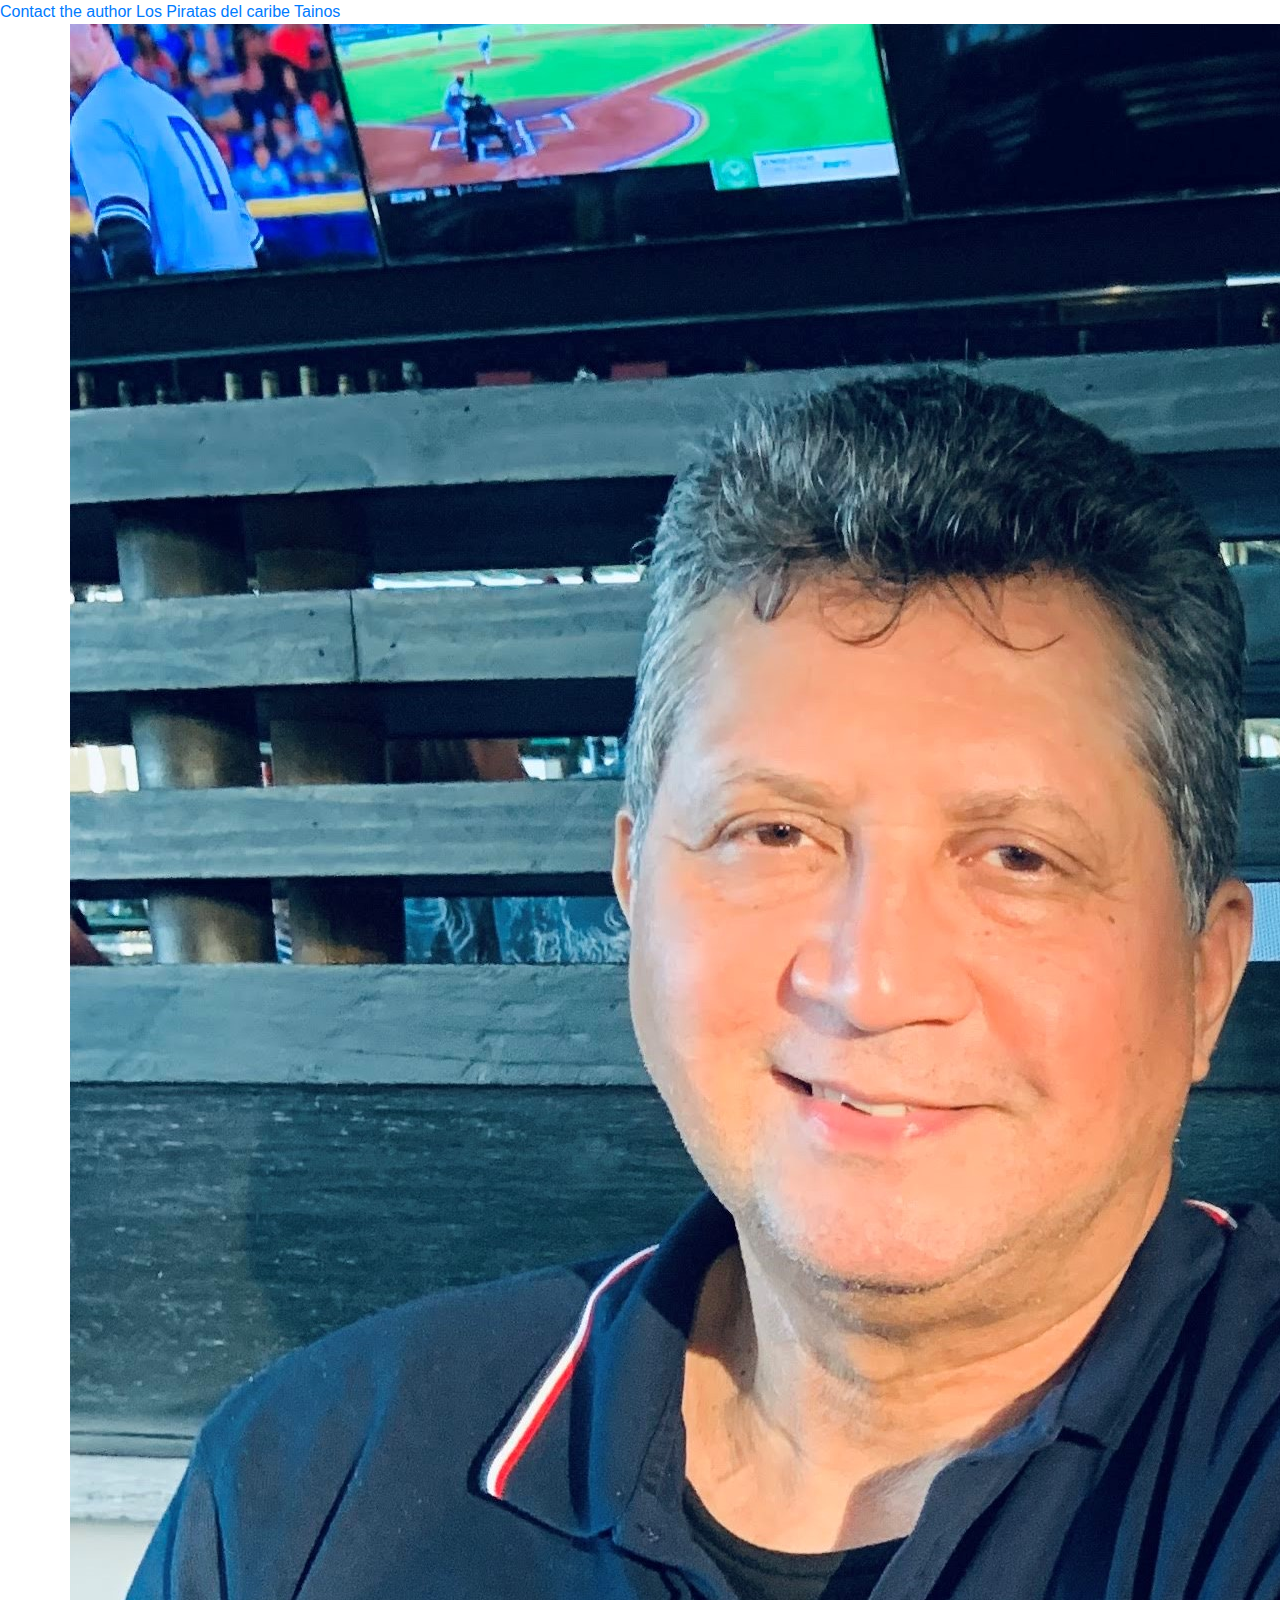
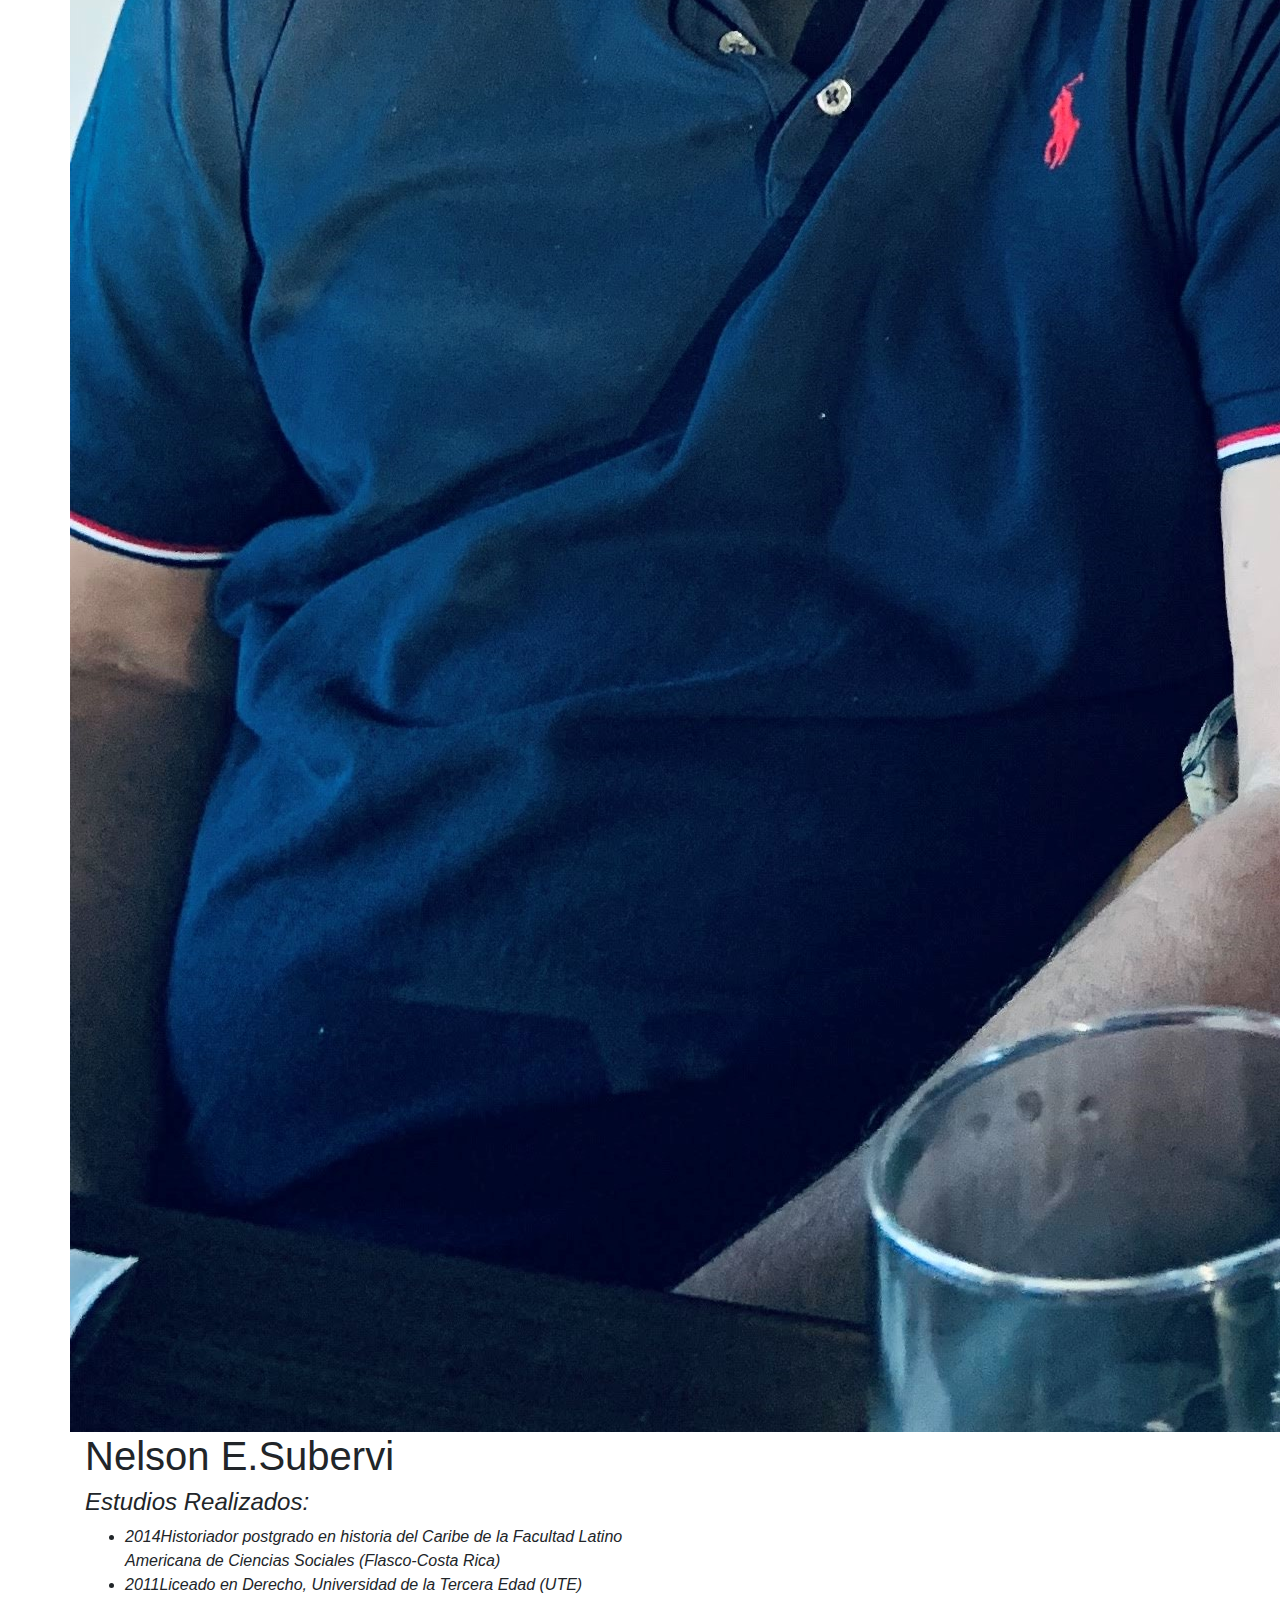
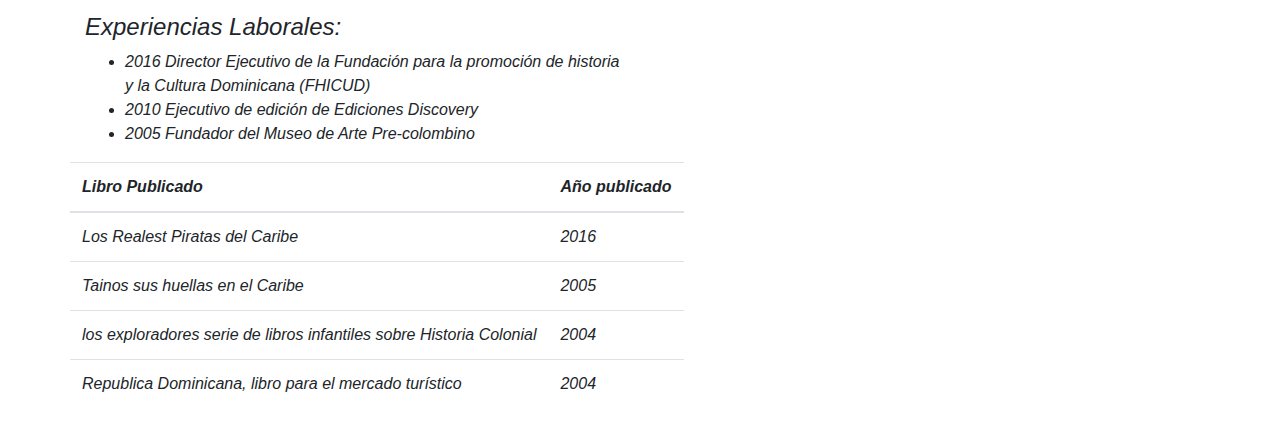
<file: project0/index.html>
<!DOCTYPE html>
<html lang="en">
    <head>
        <title>Nelson E. Subervi</title>
        <link rel="stylesheet" href="https://stackpath.bootstrapcdn.com/bootstrap/4.4.1/css/bootstrap.min.css" integrity="sha384-Vkoo8x4CGsO3+Hhxv8T/Q5PaXtkKtu6ug5TOeNV6gBiFeWPGFN9MuhOf23Q9Ifjh" crossorigin="anonymous">
    </head>
    <body>
    	<!-- here lays a big banner about the book cover -->
    	<nav>
    		<a href="contact.html">Contact the author</a>
    		<a href="Piratas.html">Los Piratas del caribe</a>
    		<a href="Tainos.html">Tainos</a>
    	</nav>

    	<div class = "container">
    		<div class = "row" id="NelsonE-Read-Only">
    			<div clas ="col-auto" id="portrait">
					<img src = "Nelson.E.jpg">
    			</div>
    		<div id = "autor-dentro" class="col-6 align-self-end">
	    	<h1>Nelson E.Subervi<br></h1>
	    	<h4><i>Estudios Realizados:</i></h4>
	    	<ul>
				<li><i><span>2014</span>Historiador postgrado en historia del Caribe de la Facultad Latino Americana de Ciencias Sociales (Flasco-Costa Rica)</i></li>
				<li><i><span>2011</span>Liceado en Derecho, Universidad de la Tercera Edad (UTE)</li>
	    	</ul>
	    	<h4><i>Experiencias Laborales:</i></h4>
	    	<ul>
	    		<li><i><span class="year">2016</span>
	    		Director Ejecutivo de la Fundación para la promoción de historia y la Cultura 
               	Dominicana (FHICUD)
           		</i></li>
	    		<li><i><span class="year">2010</span>
	    		Ejecutivo de edición de Ediciones Discovery 
	    		</i></li>
	    		<li><i><span class="year">2005</span>
	    		Fundador del Museo de Arte Pre-colombino
	    		</i></li>
	    	</ul>
    		</div>

		   <table  class = "table" id = "tablaDeLibros">
			<thead> 
			  
			  <tr>
			    <th scope = "col">Libro Publicado</th>
			    <th scope ="col" >Año publicado</th>
			  </tr> 
			  </thead>
			  <tbody>
			    <tr scope= "row">
			      <td>Los Realest Piratas del Caribe</td>
			      <td>2016</td>
			     </tr>
			    
			    <tr scope = "row">
			      <td>Tainos sus huellas en el Caribe</td>
			      <td>2005</td> 
			    </tr>
			    <tr scope = "row">
			      <td>los exploradores serie de libros infantiles sobre Historia Colonial</td>
			      <td>2004</td>
			    </tr>
			    <tr scope =  "row">
			      <td>Republica Dominicana, libro para el mercado turístico</td>
			      <td>2004</td>
			    </tr>
			  </tbody>
			</table>
  
    	</div>

	 <script src="https://code.jquery.com/jquery-3.4.1.slim.min.js" integrity="sha384-J6qa4849blE2+poT4WnyKhv5vZF5SrPo0iEjwBvKU7imGFAV0wwj1yYfoRSJoZ+n" crossorigin="anonymous"></script>
	<script src="https://cdn.jsdelivr.net/npm/popper.js@1.16.0/dist/umd/popper.min.js" integrity="sha384-Q6E9RHvbIyZFJoft+2mJbHaEWldlvI9IOYy5n3zV9zzTtmI3UksdQRVvoxMfooAo" crossorigin="anonymous"></script>
	<script src="https://stackpath.bootstrapcdn.com/bootstrap/4.4.1/js/bootstrap.min.js" integrity="sha384-wfSDF2E50Y2D1uUdj0O3uMBJnjuUD4Ih7YwaYd1iqfktj0Uod8GCExl3Og8ifwB6" crossorigin="anonymous"></script>
    </body>
</html>
</file>
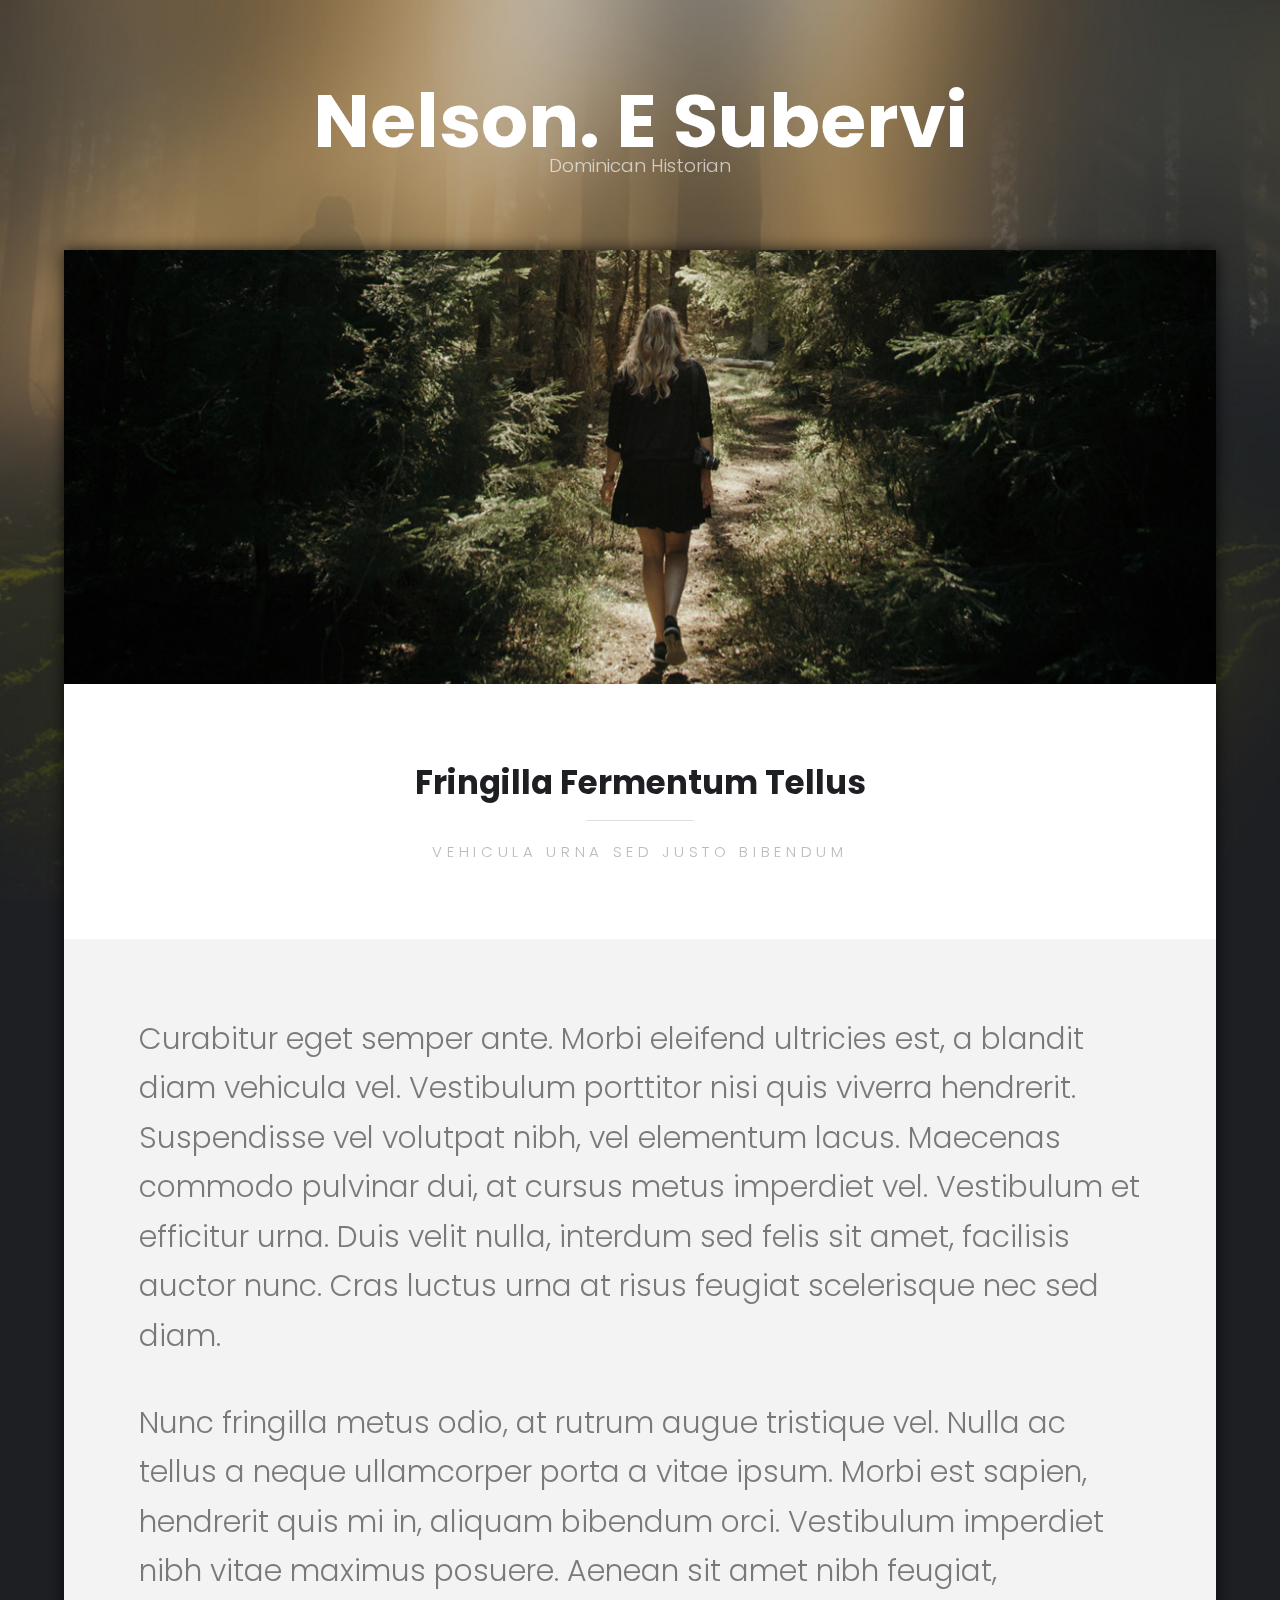
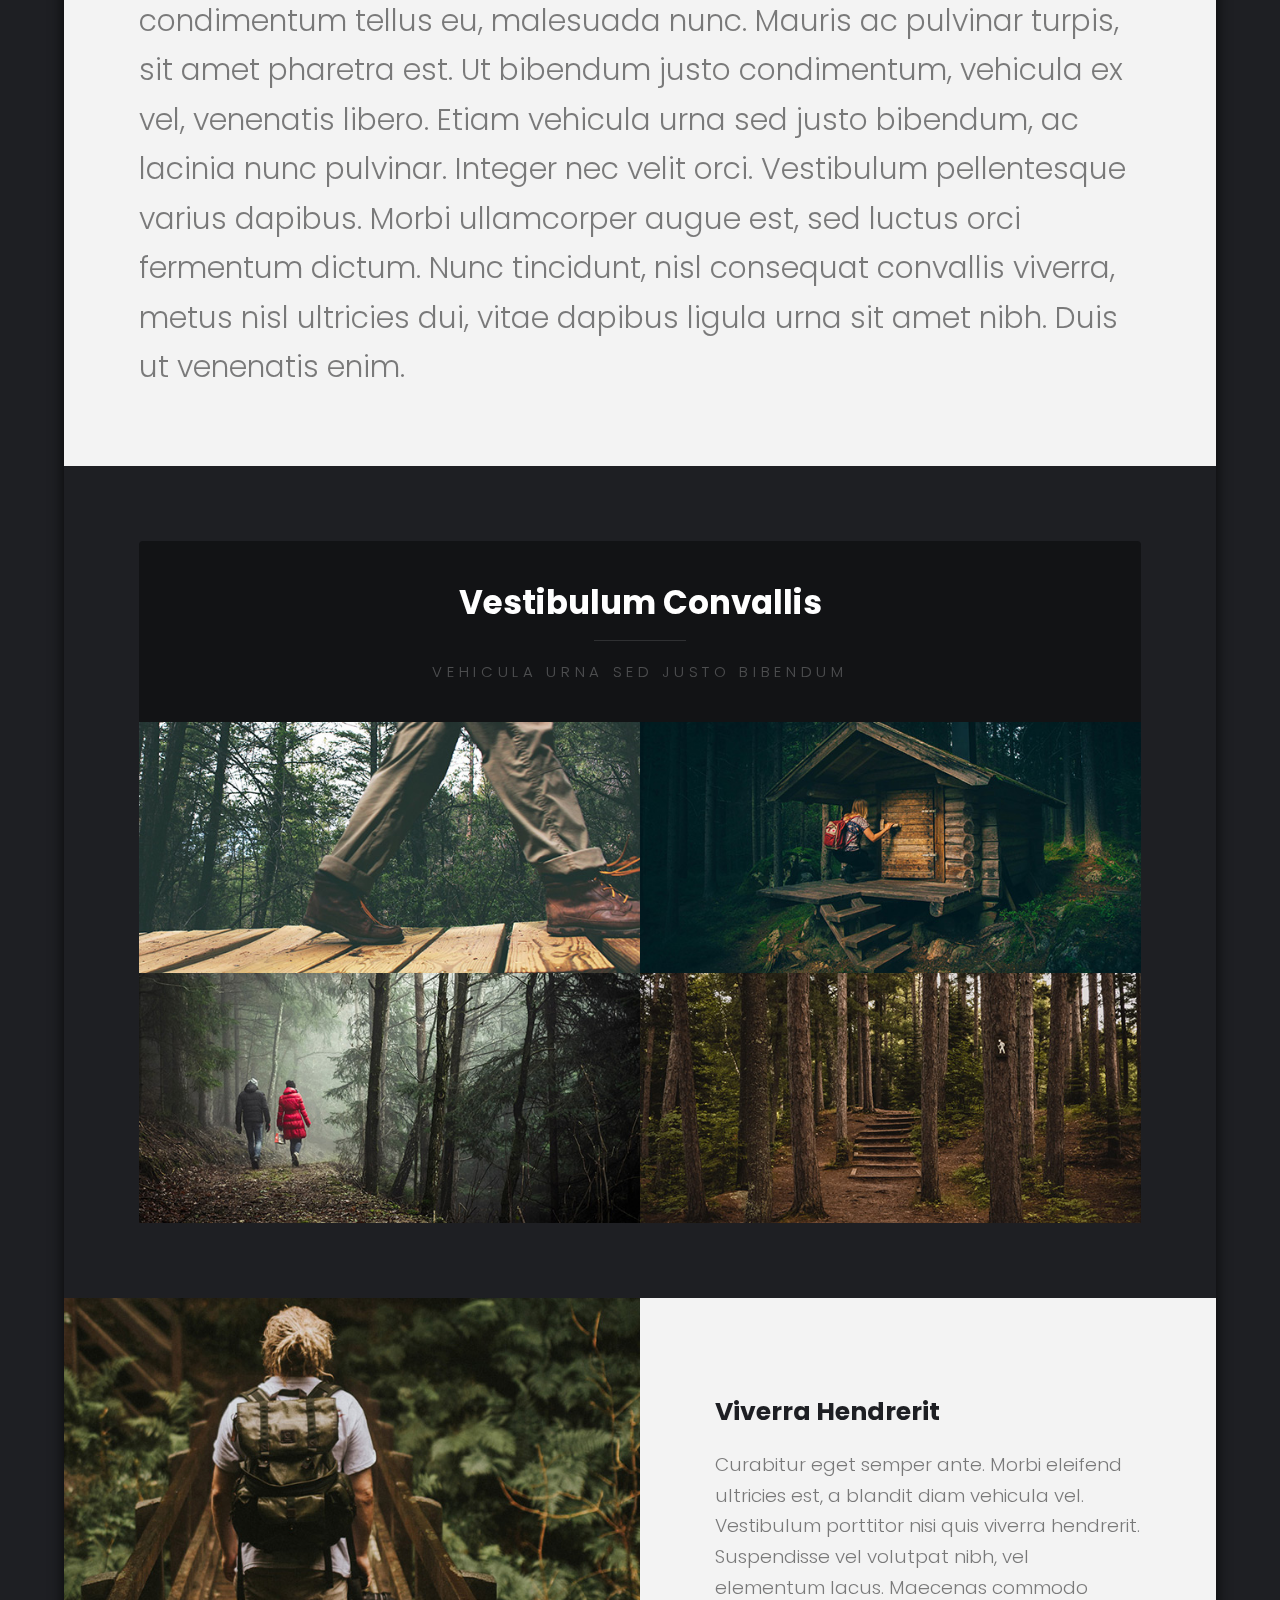
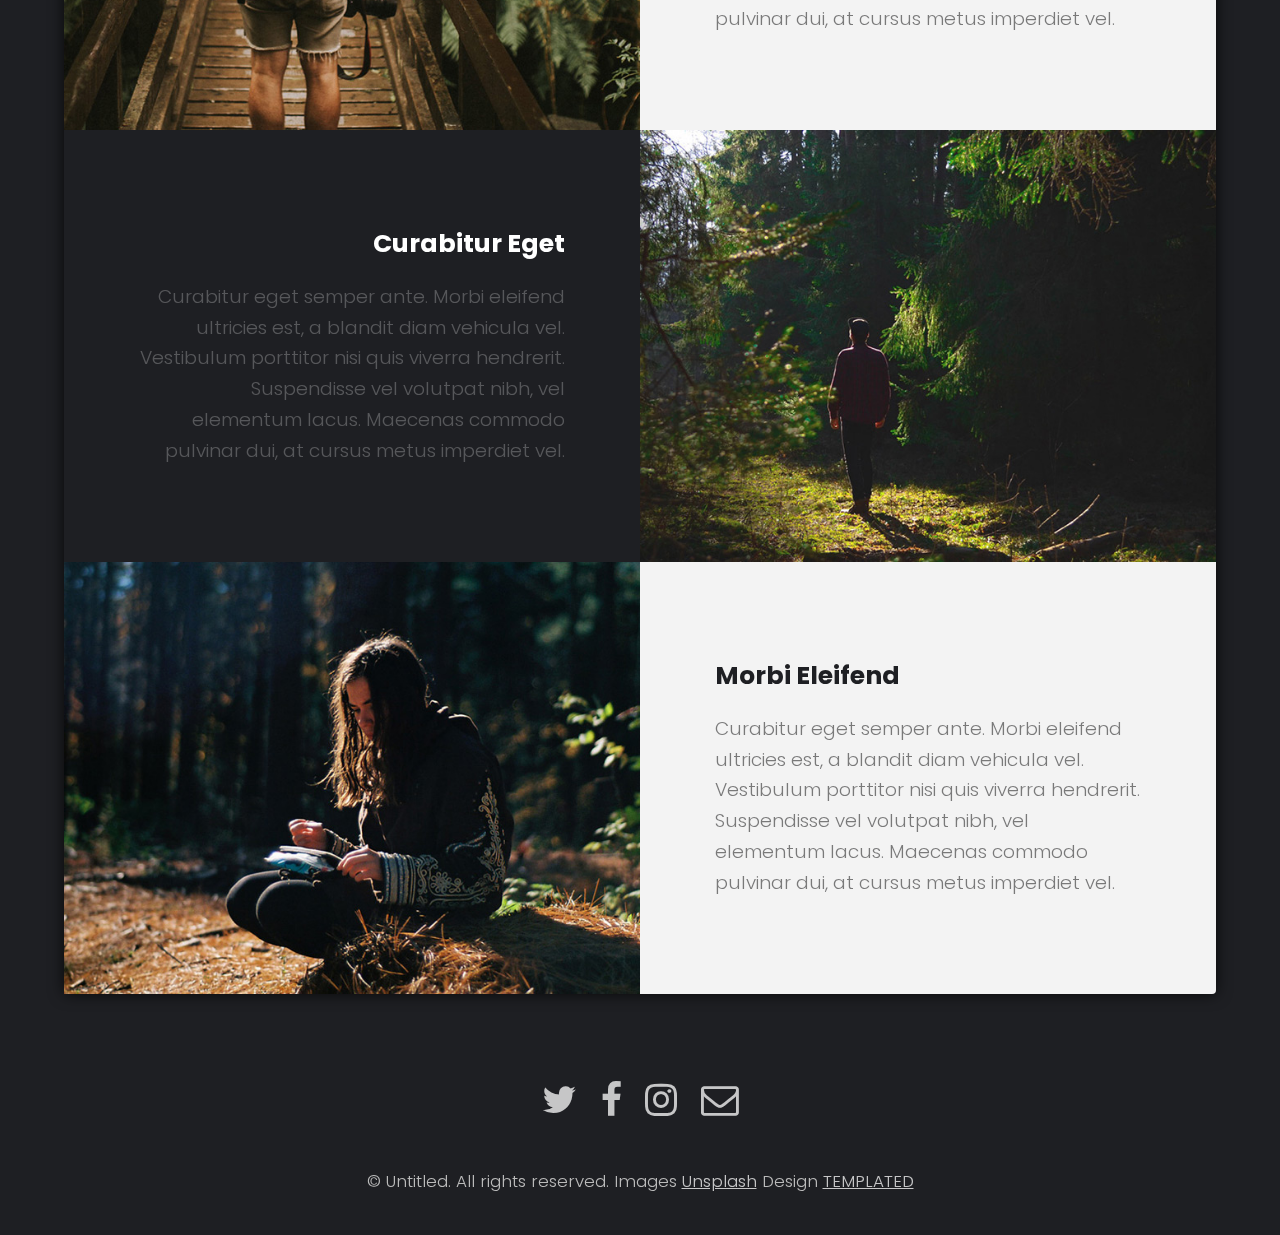
<file: templated-caminar/index.html>
<!DOCTYPE HTML>
<!--
	Caminar by TEMPLATED
	templated.co @templatedco
	Released for free under the Creative Commons Attribution 3.0 license (templated.co/license)
-->
<html lang=en>
	<head>
		<title>Nelson E. Subervi</title>
		<meta charset="utf-8" />
		<meta name="viewport" content="width=device-width, initial-scale=1" />
		<link rel="stylesheet" href="assets/css/main.css" />
	</head>
	<body>

		<!-- Header -->
			<header id="header">
				<div class="logo"><a href="#">Nelson. E Subervi <span>Dominican Historian</span></a></div>
			</header>

		<!-- Main -->
			<section id="main">
				<div class="inner">

				<!-- One -->
					<section id="one" class="wrapper style1">

						<div class="image fit flush">
							<img src="images/pic02.jpg" alt="" />
						</div>
						<header class="special">
							<h2>Fringilla Fermentum Tellus</h2>
							<p>vehicula urna sed justo bibendum</p>
						</header>
						<div class="content" style="font-size: 30px;">
							<p>Curabitur eget semper ante. Morbi eleifend ultricies est, a blandit diam vehicula vel. Vestibulum porttitor nisi quis viverra hendrerit. Suspendisse vel volutpat nibh, vel elementum lacus. Maecenas commodo pulvinar dui, at cursus metus imperdiet vel. Vestibulum et efficitur urna. Duis velit nulla, interdum sed felis sit amet, facilisis auctor nunc. Cras luctus urna at risus feugiat scelerisque nec sed diam. </p>
							<p>Nunc fringilla metus odio, at rutrum augue tristique vel. Nulla ac tellus a neque ullamcorper porta a vitae ipsum. Morbi est sapien, hendrerit quis mi in, aliquam bibendum orci. Vestibulum imperdiet nibh vitae maximus posuere. Aenean sit amet nibh feugiat, condimentum tellus eu, malesuada nunc. Mauris ac pulvinar turpis, sit amet pharetra est. Ut bibendum justo condimentum, vehicula ex vel, venenatis libero. Etiam vehicula urna sed justo bibendum, ac lacinia nunc pulvinar. Integer nec velit orci. Vestibulum pellentesque varius dapibus. Morbi ullamcorper augue est, sed luctus orci fermentum dictum. Nunc tincidunt, nisl consequat convallis viverra, metus nisl ultricies dui, vitae dapibus ligula urna sit amet nibh. Duis ut venenatis enim.</p>
						</div>
					</section>

				<!-- Two -->
					<section id="two" class="wrapper style2">
						<header>
							<h2>Vestibulum Convallis</h2>
							<p>vehicula urna sed justo bibendum</p>
						</header>
						<div class="content">
							<div class="gallery">
								<div>
									<div class="image fit flush">
										<a href="images/pic03.jpg"><img src="images/pic03.jpg" alt="" /></a>
									</div>
								</div>
								<div>
									<div class="image fit flush">
										<a href="images/pic01.jpg"><img src="images/pic01.jpg" alt="" /></a>
									</div>
								</div>
								<div>
									<div class="image fit flush">
										<a href="images/pic04.jpg"><img src="images/pic04.jpg" alt="" /></a>
									</div>
								</div>
								<div>
									<div class="image fit flush">
										<a href="images/pic05.jpg"><img src="images/pic05.jpg" alt="" /></a>
									</div>
								</div>
							</div>
						</div>
					</section>

				<!-- Three -->
					<section id="three" class="wrapper">
						<div class="spotlight">
							<div class="image flush"><img src="images/pic06.jpg" alt="" /></div>
							<div class="inner">
								<h3>Viverra Hendrerit</h3>
								<p>Curabitur eget semper ante. Morbi eleifend ultricies est, a blandit diam vehicula vel. Vestibulum porttitor nisi quis viverra hendrerit. Suspendisse vel volutpat nibh, vel elementum lacus. Maecenas commodo pulvinar dui, at cursus metus imperdiet vel.</p>
							</div>
						</div>
						<div class="spotlight alt">
							<div class="image flush"><img src="images/pic07.jpg" alt="" /></div>
							<div  class="inner">
								<h3>Curabitur Eget</h3>
								<p>Curabitur eget semper ante. Morbi eleifend ultricies est, a blandit diam vehicula vel. Vestibulum porttitor nisi quis viverra hendrerit. Suspendisse vel volutpat nibh, vel elementum lacus. Maecenas commodo pulvinar dui, at cursus metus imperdiet vel.</p>
							</div>
						</div>
						<div class="spotlight">
							<div class="image flush"><img src="images/pic08.jpg" alt="" /></div>
							<div class="inner">
								<h3>Morbi Eleifend</h3>
								<p>Curabitur eget semper ante. Morbi eleifend ultricies est, a blandit diam vehicula vel. Vestibulum porttitor nisi quis viverra hendrerit. Suspendisse vel volutpat nibh, vel elementum lacus. Maecenas commodo pulvinar dui, at cursus metus imperdiet vel.</p>
							</div>
						</div>
					</section>

				</div>
			</section>

		<!-- Footer -->
			<footer id="footer">
				<div class="container">
					<ul class="icons">
						<li><a href="#" class="icon fa-twitter"><span class="label">Twitter</span></a></li>
						<li><a href="#" class="icon fa-facebook"><span class="label">Facebook</span></a></li>
						<li><a href="#" class="icon fa-instagram"><span class="label">Instagram</span></a></li>
						<li><a href="#" class="icon fa-envelope-o"><span class="label">Email</span></a></li>
					</ul>
				</div>
				<div class="copyright">
					&copy; Untitled. All rights reserved. Images <a href="https://unsplash.com">Unsplash</a> Design <a href="https://templated.co">TEMPLATED</a>
				</div>
			</footer>

		<!-- Scripts -->
			<script src="assets/js/jquery.min.js"></script>
			<script src="assets/js/jquery.poptrox.min.js"></script>
			<script src="assets/js/skel.min.js"></script>
			<script src="assets/js/util.js"></script>
			<script src="assets/js/main.js"></script>

	</body>
</html>
</file>
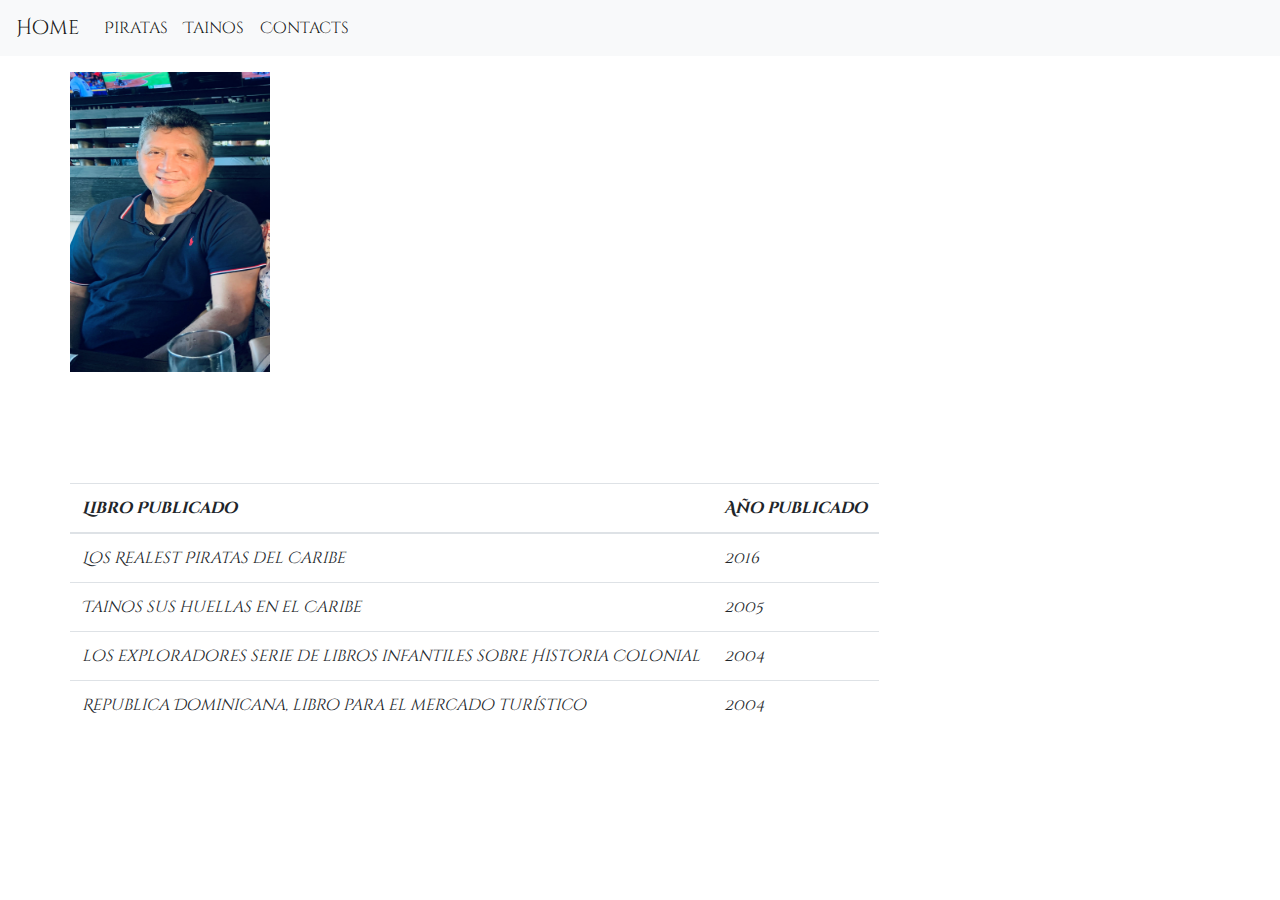
<file: Desktop/project0/index.html>
<!DOCTYPE html>
<html lang="en">
    <head>
        <title>Nelson E. Subervi</title>
		<link rel="stylesheet" href="https://stackpath.bootstrapcdn.com/bootstrap/4.4.1/css/bootstrap.min.css" integrity="sha384-Vkoo8x4CGsO3+Hhxv8T/Q5PaXtkKtu6ug5TOeNV6gBiFeWPGFN9MuhOf23Q9Ifjh" crossorigin="anonymous">
		<link rel="stylesheet" type ="text/css" href="style.css" media="screen"/>
    </head>
    <body>
		<!-- here lays a big banner about the book cover -->
		<ul class ="navbar navbar-expand-lg  navbar-light bg-light  sticky-top">
			<a class ="navbar-brand" href="index.html">Home</a>
			<button class="navbar-toggler" type ="button" data-toggle="collapse" data-target="#navbarNav" aria-controls="navbarNav" aria-expanded ="false" aria-label="Toggle navigation">
				<span class="navbar-toggler-icon"></span>
			</button>
			<div class ="collapse navbar-collapse" id="navbarNav" justify-content-center>
				<ul class="navbar-nav">
					<li class= "nav-item active">
						<a class="nav-link" href="Piratas.html"> Piratas </a>
					</li>
			<li class="nav-item active">
				<a class="nav-link active" href="tainos.html">Tainos</a>
			</li>
			<li class ="nav-item active">
				<a class="nav-link" href="contact.html">Contacts</a>
			</li>
			</ul>
		</ul>

    	<div class = "container">
    		<div class = "row" id="NelsonE-Read-Only">
    			<div clas ="col-auto" id="portrait">
					<img id="fotoDePerfil" src = "Nelson.E.jpg" width="200px" height="300px">
    			</div>
    		<div id = "autor-dentro" class="col-6 align-self-end">
	    	<h1>Nelson E.Subervi<br></h1>
	    	<h4><i>Estudios Realizados:</i></h4>
	    	<ul>
				<li><i><span>2014</span>Historiador postgrado en historia del Caribe de la Facultad Latino Americana de Ciencias Sociales (Flasco-Costa Rica)</i></li>
				<li><i><span>2011</span>Liceado en Derecho, Universidad de la Tercera Edad (UTE)</li>
	    	</ul>
	    	<h4><i>Experiencias Laborales:</i></h4>
	    	<ul>
	    		<li><i><span class="year">2016</span>
	    		Director Ejecutivo de la Fundación para la promoción de historia y la Cultura 
               	Dominicana (FHICUD)
           		</i></li>
	    		<li><i><span class="year">2010</span>
	    		Ejecutivo de edición de Ediciones Discovery 
	    		</i></li>
	    		<li><i><span class="year">2005</span>
	    		Fundador del Museo de Arte Pre-colombino
	    		</i></li>
	    	</ul>
    		</div>

		   <table  class = "table" id = "tablaDeLibros">
			<thead> 
			  
			  <tr>
			    <th scope = "col">Libro Publicado</th>
			    <th scope ="col" >Año publicado</th>
			  </tr> 
			  </thead>
			  <tbody>
			    <tr scope= "row">
			      <td>Los Realest Piratas del Caribe</td>
			      <td>2016</td>
			     </tr>
			    
			    <tr scope = "row">
			      <td>Tainos sus huellas en el Caribe</td>
			      <td>2005</td> 
			    </tr>
			    <tr scope = "row">
			      <td>los exploradores serie de libros infantiles sobre Historia Colonial</td>
			      <td>2004</td>
			    </tr>
			    <tr scope =  "row">
			      <td>Republica Dominicana, libro para el mercado turístico</td>
			      <td>2004</td>
			    </tr>
			  </tbody>
			</table>
  
    	</div>

	 <script src="https://code.jquery.com/jquery-3.4.1.slim.min.js" integrity="sha384-J6qa4849blE2+poT4WnyKhv5vZF5SrPo0iEjwBvKU7imGFAV0wwj1yYfoRSJoZ+n" crossorigin="anonymous"></script>
	<script src="https://cdn.jsdelivr.net/npm/popper.js@1.16.0/dist/umd/popper.min.js" integrity="sha384-Q6E9RHvbIyZFJoft+2mJbHaEWldlvI9IOYy5n3zV9zzTtmI3UksdQRVvoxMfooAo" crossorigin="anonymous"></script>
	<script src="https://stackpath.bootstrapcdn.com/bootstrap/4.4.1/js/bootstrap.min.js" integrity="sha384-wfSDF2E50Y2D1uUdj0O3uMBJnjuUD4Ih7YwaYd1iqfktj0Uod8GCExl3Og8ifwB6" crossorigin="anonymous"></script>
    </body>
</html>
</file>
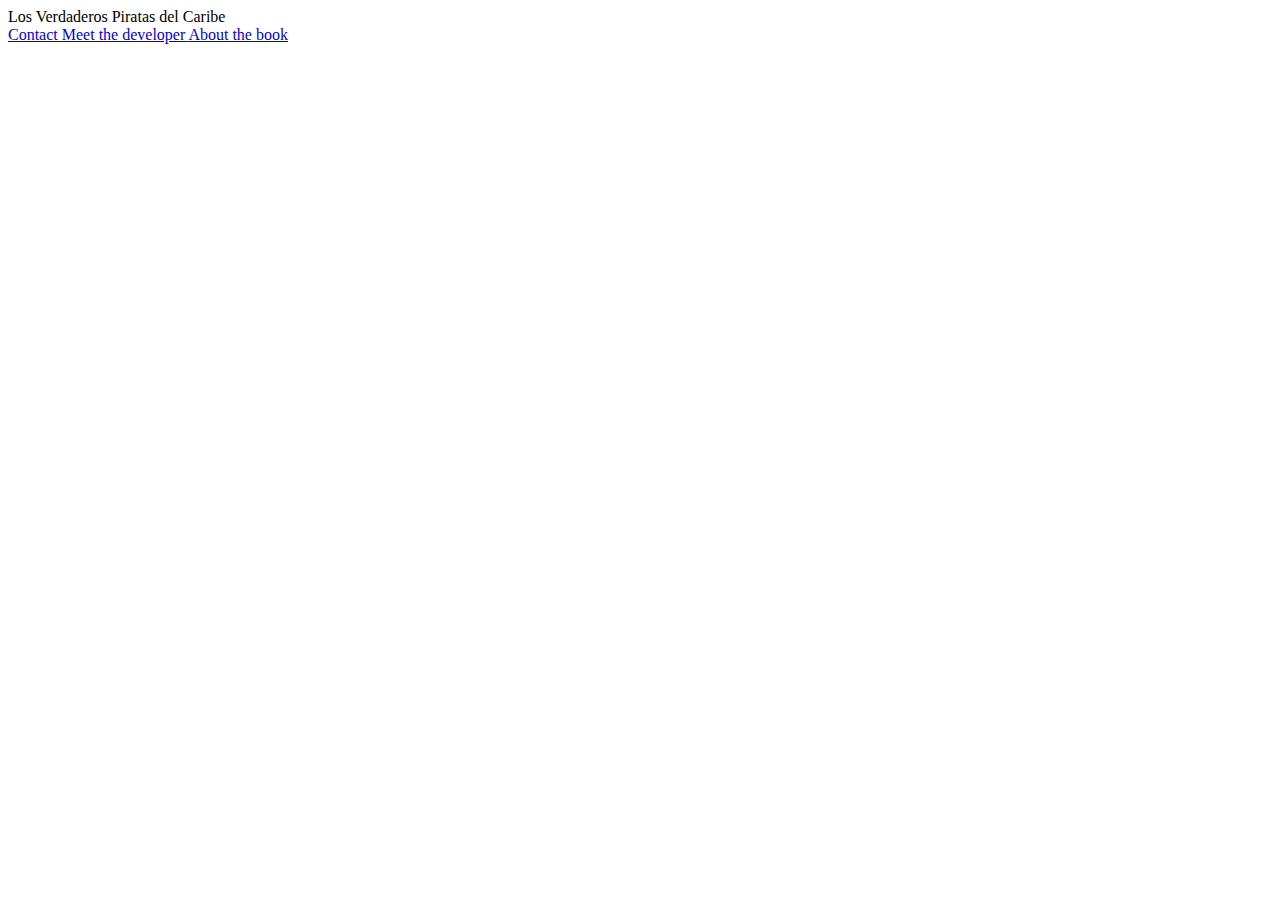
<file: Piratas.html>
<!DOCTYPE html>
<html>
    <head>
    <title>Los Verdaderos Piratas del Caribe</title>
    <link href="https://fonts.googleapis.com/css2?family=Pirata+One&display=swap" rel="stylesheet">
    </head>
    <body>
        <head>Los Verdaderos Piratas del Caribe</head>
        <nav>
            <a href = "contact.html"> Contact </a>
            <a href = "Tainos.html">Meet the developer </a>
            <a href = "index.html">About the book</a>
        </nav>
    <footer>
    </footer>
    </body>
</html>
</file>
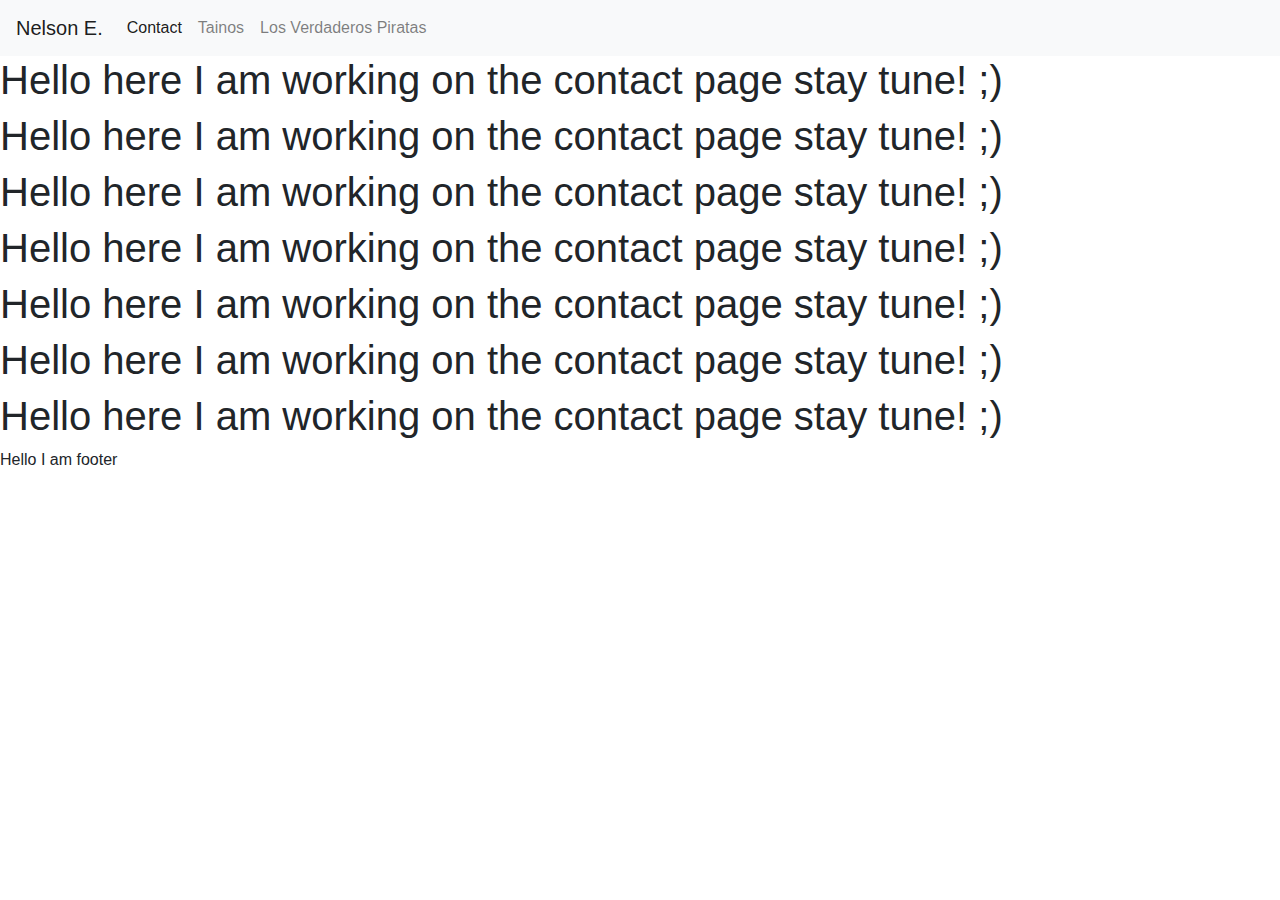
<file: project0/contact.html>
<!DOCTYPE html>

<html>
    <head>
        <title>Contact</title>
        <link rel="stylesheet" href="https://stackpath.bootstrapcdn.com/bootstrap/4.4.1/css/bootstrap.min.css" integrity="sha384-Vkoo8x4CGsO3+Hhxv8T/Q5PaXtkKtu6ug5TOeNV6gBiFeWPGFN9MuhOf23Q9Ifjh" crossorigin="anonymous">
    </head>
    <body>
    	<nav class ="navbar navbar-expand-lg navbar-light bg-light fixed-top">
    		<a class= "navbar-brand" href = "index.html"> Nelson E.</a>
    		<button class = "navbar-toggler" type = "button" data-toggle = "collapse" data-target="#navbarNav" aria-controls = "navbarNav" aria-expanded="false" aria-label="Toggle navigation">
    			<span class = "navbar-toggler-icon"></span>
    		</button>
    	<div class = "collapse navbar-collapse" id="navbarNav">
    		<ul class ="navbar-nav">
    			<li class = "nav-item active">
    				<a class ="nav-link" href = "contact.html"> Contact <span class = "sr-only">(current)</span></a></li>

    			<li class = "nav-item">
    				<a class = "nav-link" href="Tainos.html"> Tainos </a>
    			<li class = "nav-item">
    				<a class = "nav-link" href = "Piratas.html">Los Verdaderos Piratas </a></li>
    			</ul>
    		</div>
    	</nav>


    	<h1>
        Hello here I am working on the contact page stay tune! ;)
    	</h1>


        <h1>
        Hello here I am working on the contact page stay tune! ;)
    	</h1>
    	


    	<h1>
        Hello here I am working on the contact page stay tune! ;)
    	</h1>


        <h1>
        Hello here I am working on the contact page stay tune! ;)
    	</h1>


    	<h1>
        Hello here I am working on the contact page stay tune! ;)
    	</h1>


        <h1>
        Hello here I am working on the contact page stay tune! ;)
    	</h1>



    	<h1>
        Hello here I am working on the contact page stay tune! ;)
    	</h1>


        <h1>
        Hello here I am working on the contact page stay tune! ;)
    	</h1>
        <footer>
        	Hello I am footer
        </footer>
    </body>
</html>
</file>
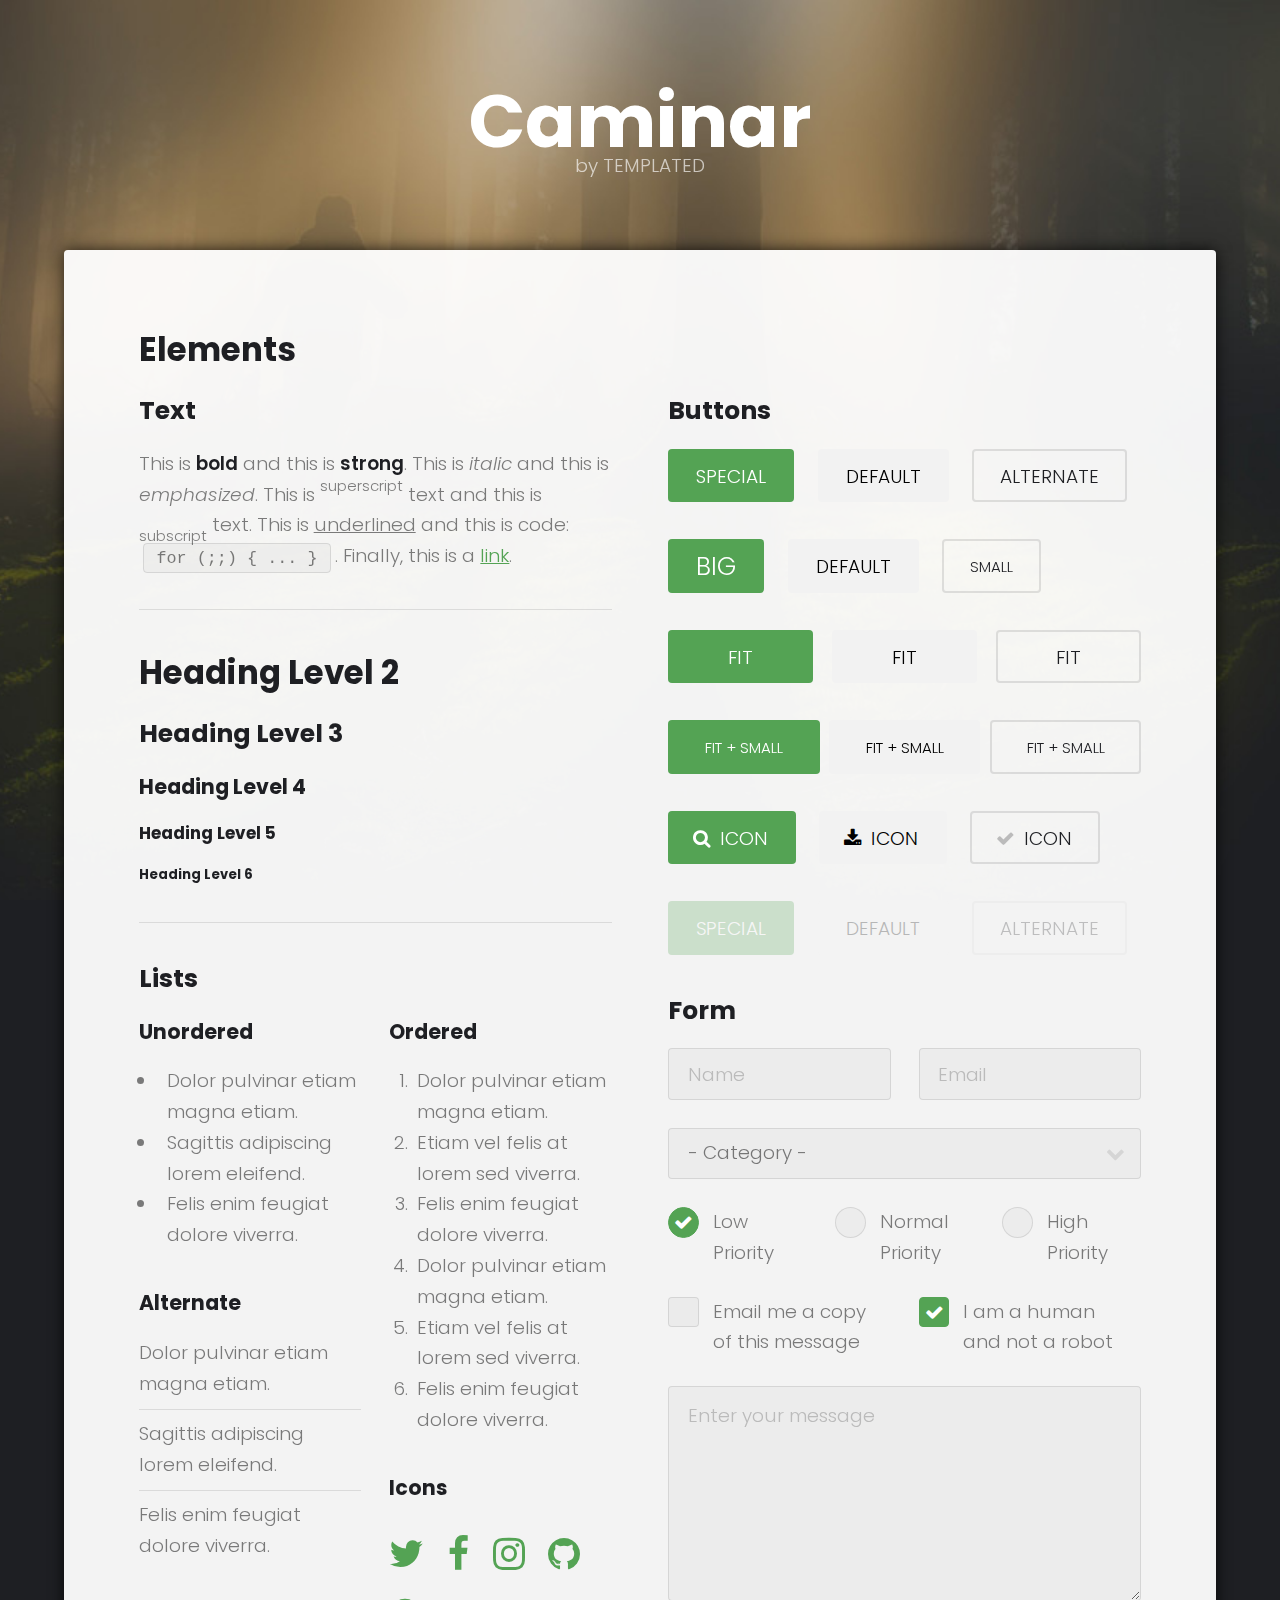
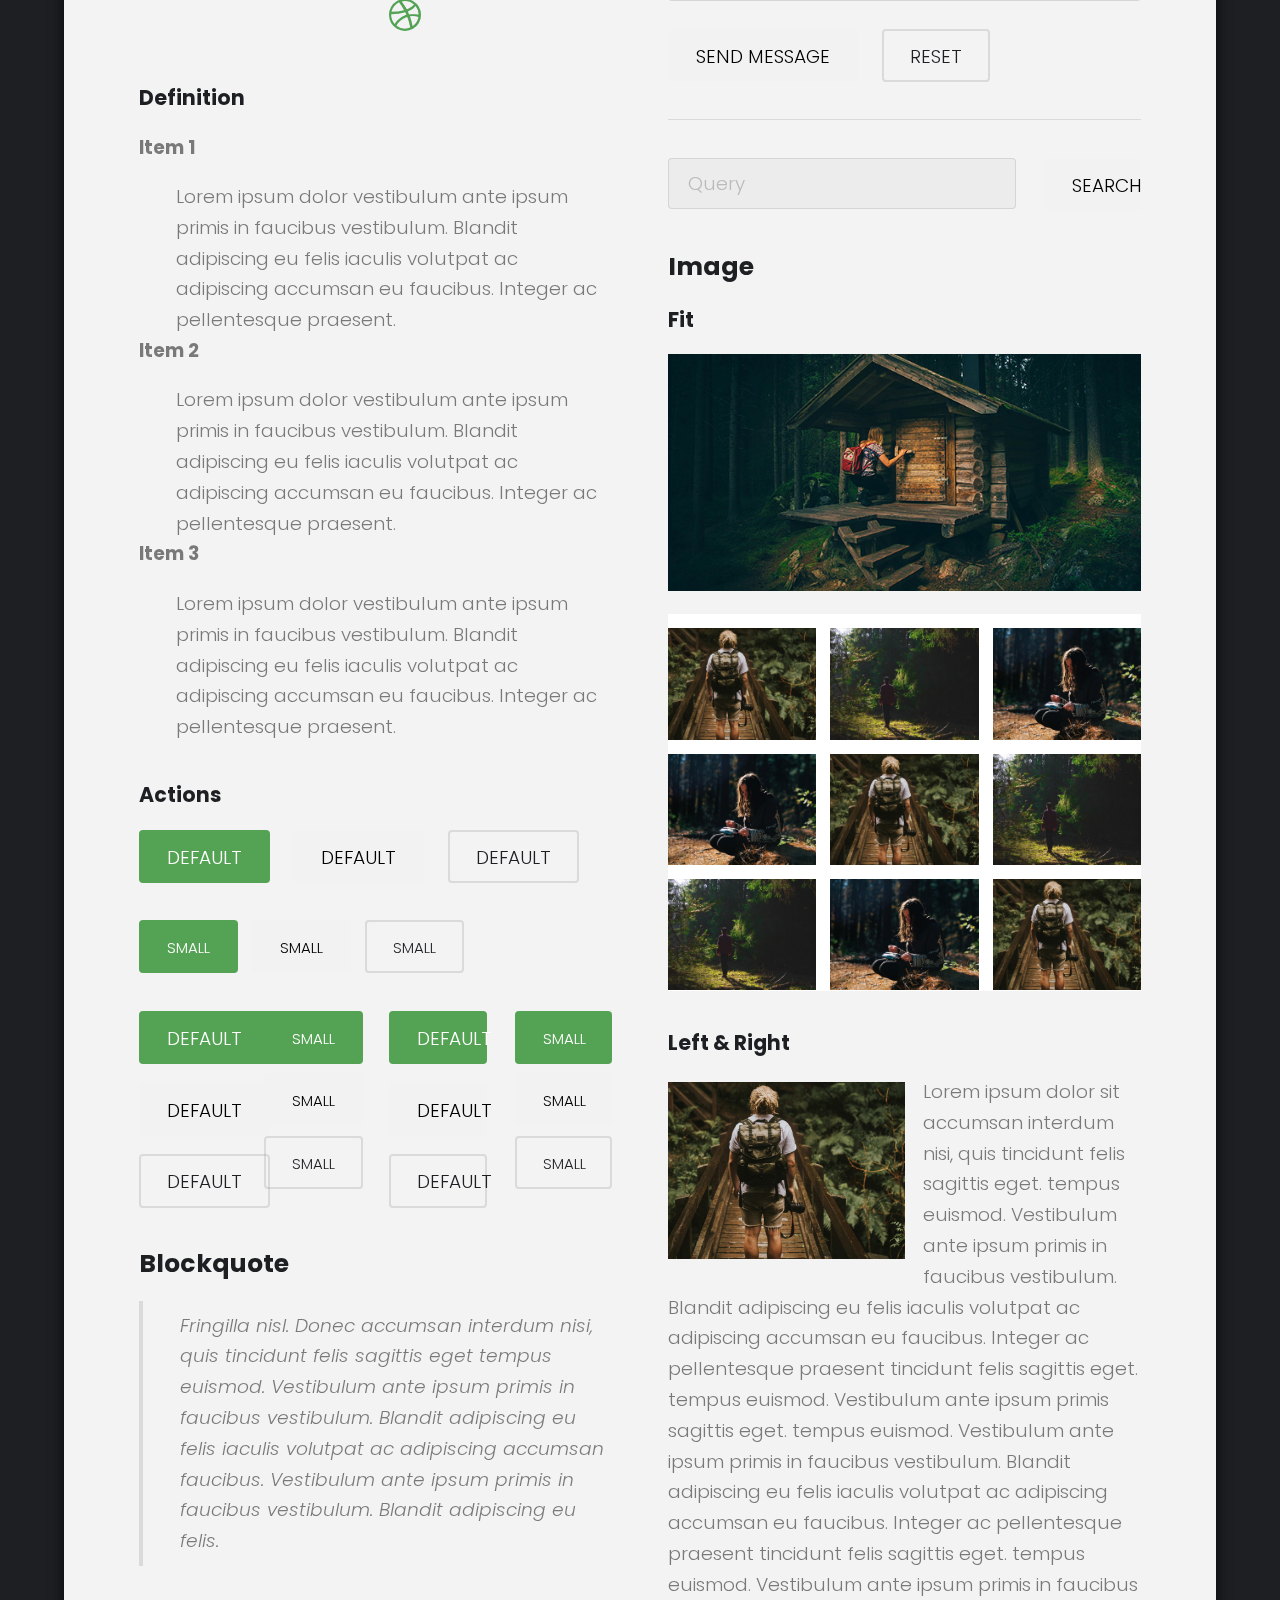
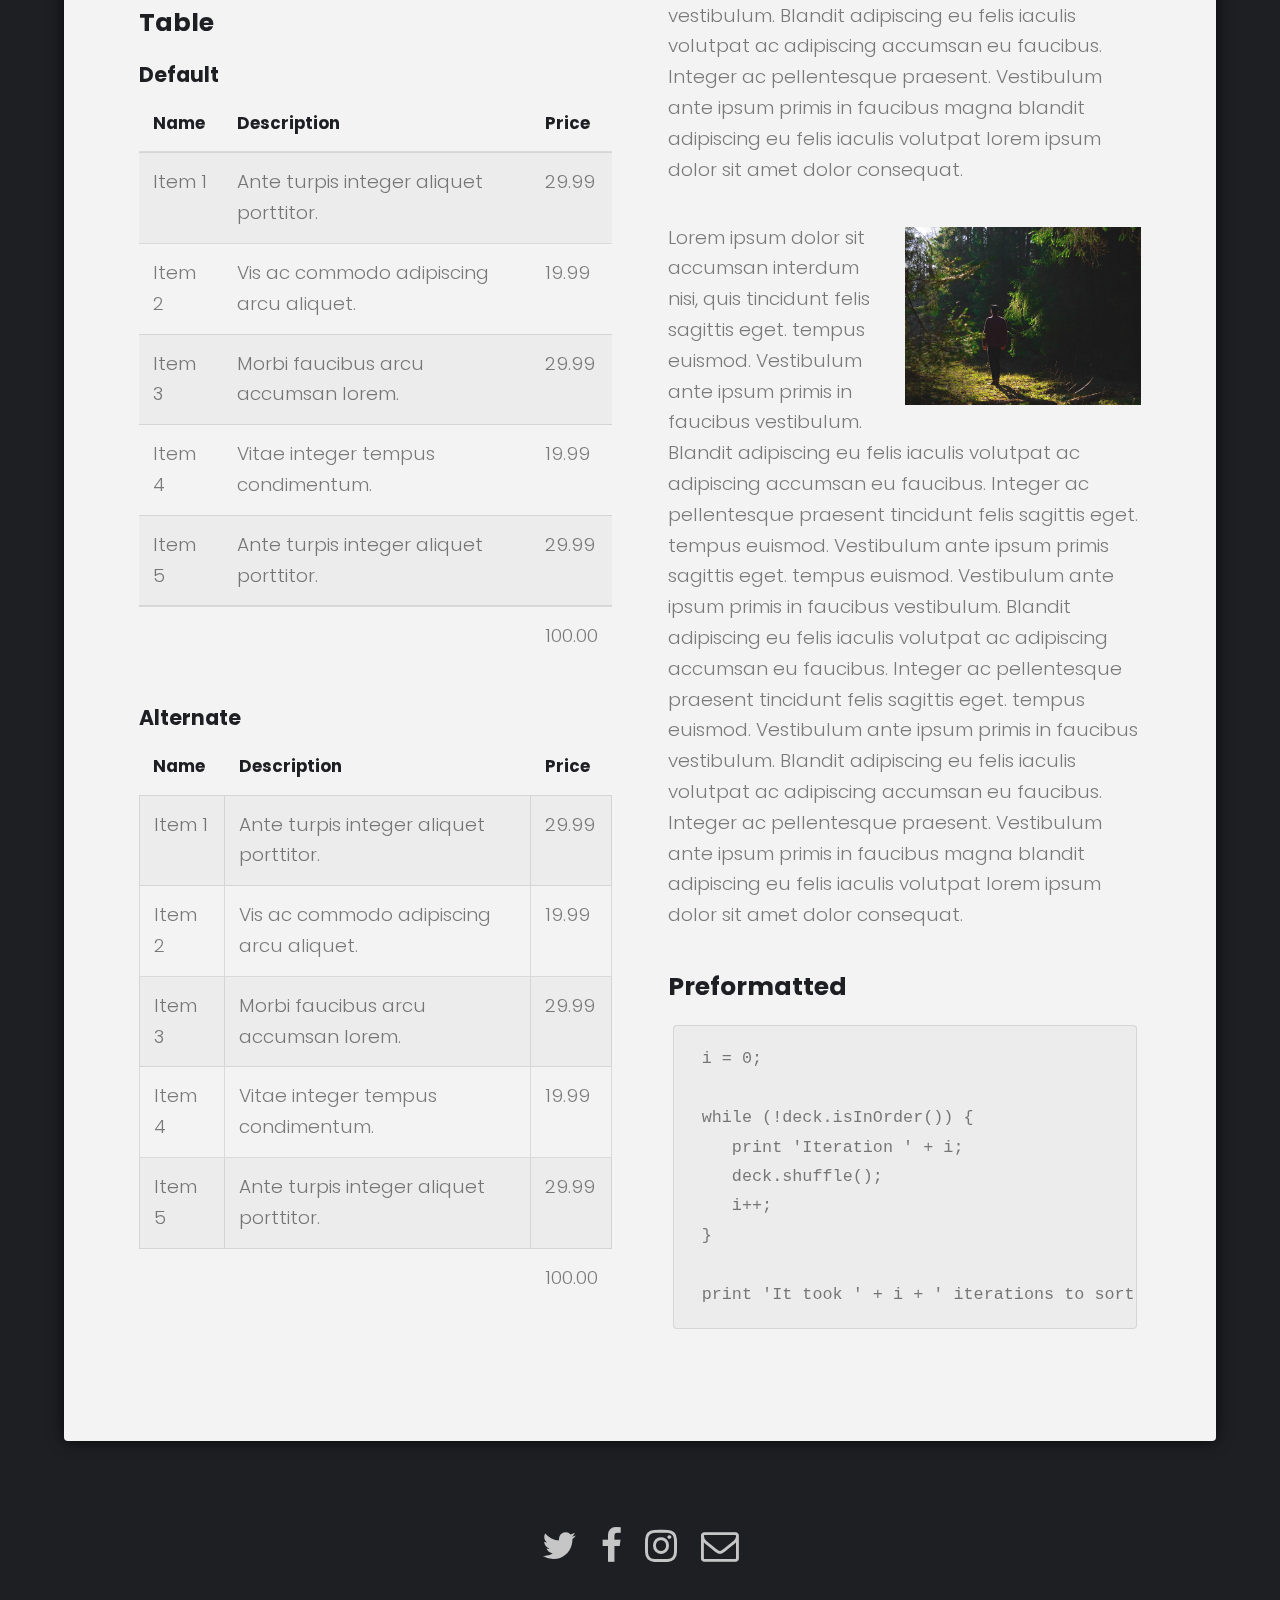
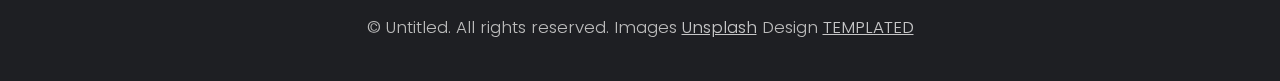
<file: templated-caminar/elements.html>
<!DOCTYPE HTML>
<!--
	Caminar by TEMPLATED
	templated.co @templatedco
	Released for free under the Creative Commons Attribution 3.0 license (templated.co/license)
-->
<html>
	<head>
		<title>Caminar by TEMPLATED</title>
		<meta charset="utf-8" />
		<meta name="viewport" content="width=device-width, initial-scale=1" />
		<link rel="stylesheet" href="assets/css/main.css" />
	</head>
	<body>

		<!-- Header -->
			<header id="header">
				<div class="logo"><a href="#">Caminar <span>by TEMPLATED</span></a></div>
			</header>

		<!-- Main -->
			<section id="main">
				<div class="inner">
					<div class="wrapper style1">
						<div class="content">

							<!-- Elements -->
								<h2 id="elements">Elements</h2>
								<div class="row 200%">
									<div class="6u 12u$(medium)">

										<!-- Text stuff -->
											<h3>Text</h3>
											<p>This is <b>bold</b> and this is <strong>strong</strong>. This is <i>italic</i> and this is <em>emphasized</em>.
											This is <sup>superscript</sup> text and this is <sub>subscript</sub> text.
											This is <u>underlined</u> and this is code: <code>for (;;) { ... }</code>.
											Finally, this is a <a href="#">link</a>.</p>
											<hr />
											<h2>Heading Level 2</h2>
											<h3>Heading Level 3</h3>
											<h4>Heading Level 4</h4>
											<h5>Heading Level 5</h5>
											<h6>Heading Level 6</h6>
											<hr />

										<!-- Lists -->
											<h3>Lists</h3>
											<div class="row">
												<div class="6u 12u$(small)">

													<h4>Unordered</h4>
													<ul>
														<li>Dolor pulvinar etiam magna etiam.</li>
														<li>Sagittis adipiscing lorem eleifend.</li>
														<li>Felis enim feugiat dolore viverra.</li>
													</ul>

													<h4>Alternate</h4>
													<ul class="alt">
														<li>Dolor pulvinar etiam magna etiam.</li>
														<li>Sagittis adipiscing lorem eleifend.</li>
														<li>Felis enim feugiat dolore viverra.</li>
													</ul>

												</div>
												<div class="6u$ 12u$(small)">

													<h4>Ordered</h4>
													<ol>
														<li>Dolor pulvinar etiam magna etiam.</li>
														<li>Etiam vel felis at lorem sed viverra.</li>
														<li>Felis enim feugiat dolore viverra.</li>
														<li>Dolor pulvinar etiam magna etiam.</li>
														<li>Etiam vel felis at lorem sed viverra.</li>
														<li>Felis enim feugiat dolore viverra.</li>
													</ol>

													<h4>Icons</h4>
													<ul class="icons">
														<li><a href="#" class="icon fa-twitter"><span class="label">Twitter</span></a></li>
														<li><a href="#" class="icon fa-facebook"><span class="label">Facebook</span></a></li>
														<li><a href="#" class="icon fa-instagram"><span class="label">Instagram</span></a></li>
														<li><a href="#" class="icon fa-github"><span class="label">Github</span></a></li>
														<li><a href="#" class="icon fa-dribbble"><span class="label">Dribbble</span></a></li>
													</ul>

												</div>
											</div>
											<h4>Definition</h4>
											<dl>
												<dt>Item 1</dt>
												<dd>
													<p>Lorem ipsum dolor vestibulum ante ipsum primis in faucibus vestibulum. Blandit adipiscing eu felis iaculis volutpat ac adipiscing accumsan eu faucibus. Integer ac pellentesque praesent.</p>
												</dd>
												<dt>Item 2</dt>
												<dd>
													<p>Lorem ipsum dolor vestibulum ante ipsum primis in faucibus vestibulum. Blandit adipiscing eu felis iaculis volutpat ac adipiscing accumsan eu faucibus. Integer ac pellentesque praesent.</p>
												</dd>
												<dt>Item 3</dt>
												<dd>
													<p>Lorem ipsum dolor vestibulum ante ipsum primis in faucibus vestibulum. Blandit adipiscing eu felis iaculis volutpat ac adipiscing accumsan eu faucibus. Integer ac pellentesque praesent.</p>
												</dd>
											</dl>

											<h4>Actions</h4>
											<ul class="actions">
												<li><a href="#" class="button special">Default</a></li>
												<li><a href="#" class="button">Default</a></li>
												<li><a href="#" class="button alt">Default</a></li>
											</ul>
											<ul class="actions small">
												<li><a href="#" class="button special small">Small</a></li>
												<li><a href="#" class="button small">Small</a></li>
												<li><a href="#" class="button alt small">Small</a></li>
											</ul>
											<div class="row">
												<div class="3u 12u$(small)">
													<ul class="actions vertical">
														<li><a href="#" class="button special">Default</a></li>
														<li><a href="#" class="button">Default</a></li>
														<li><a href="#" class="button alt">Default</a></li>
													</ul>
												</div>
												<div class="3u 12u$(small)">
													<ul class="actions vertical small">
														<li><a href="#" class="button special small">Small</a></li>
														<li><a href="#" class="button small">Small</a></li>
														<li><a href="#" class="button alt small">Small</a></li>
													</ul>
												</div>
												<div class="3u 12u$(small)">
													<ul class="actions vertical">
														<li><a href="#" class="button special fit">Default</a></li>
														<li><a href="#" class="button fit">Default</a></li>
														<li><a href="#" class="button alt fit">Default</a></li>
													</ul>
												</div>
												<div class="3u$ 12u$(small)">
													<ul class="actions vertical small">
														<li><a href="#" class="button special small fit">Small</a></li>
														<li><a href="#" class="button small fit">Small</a></li>
														<li><a href="#" class="button alt small fit">Small</a></li>
													</ul>
												</div>
											</div>

										<!-- Blockquote -->
											<h3>Blockquote</h3>
											<blockquote>Fringilla nisl. Donec accumsan interdum nisi, quis tincidunt felis sagittis eget tempus euismod. Vestibulum ante ipsum primis in faucibus vestibulum. Blandit adipiscing eu felis iaculis volutpat ac adipiscing accumsan faucibus. Vestibulum ante ipsum primis in faucibus vestibulum. Blandit adipiscing eu felis.</blockquote>

										<!-- Table -->
											<h3>Table</h3>

											<h4>Default</h4>
											<div class="table-wrapper">
												<table>
													<thead>
														<tr>
															<th>Name</th>
															<th>Description</th>
															<th>Price</th>
														</tr>
													</thead>
													<tbody>
														<tr>
															<td>Item 1</td>
															<td>Ante turpis integer aliquet porttitor.</td>
															<td>29.99</td>
														</tr>
														<tr>
															<td>Item 2</td>
															<td>Vis ac commodo adipiscing arcu aliquet.</td>
															<td>19.99</td>
														</tr>
														<tr>
															<td>Item 3</td>
															<td> Morbi faucibus arcu accumsan lorem.</td>
															<td>29.99</td>
														</tr>
														<tr>
															<td>Item 4</td>
															<td>Vitae integer tempus condimentum.</td>
															<td>19.99</td>
														</tr>
														<tr>
															<td>Item 5</td>
															<td>Ante turpis integer aliquet porttitor.</td>
															<td>29.99</td>
														</tr>
													</tbody>
													<tfoot>
														<tr>
															<td colspan="2"></td>
															<td>100.00</td>
														</tr>
													</tfoot>
												</table>
											</div>

											<h4>Alternate</h4>
											<div class="table-wrapper">
												<table class="alt">
													<thead>
														<tr>
															<th>Name</th>
															<th>Description</th>
															<th>Price</th>
														</tr>
													</thead>
													<tbody>
														<tr>
															<td>Item 1</td>
															<td>Ante turpis integer aliquet porttitor.</td>
															<td>29.99</td>
														</tr>
														<tr>
															<td>Item 2</td>
															<td>Vis ac commodo adipiscing arcu aliquet.</td>
															<td>19.99</td>
														</tr>
														<tr>
															<td>Item 3</td>
															<td> Morbi faucibus arcu accumsan lorem.</td>
															<td>29.99</td>
														</tr>
														<tr>
															<td>Item 4</td>
															<td>Vitae integer tempus condimentum.</td>
															<td>19.99</td>
														</tr>
														<tr>
															<td>Item 5</td>
															<td>Ante turpis integer aliquet porttitor.</td>
															<td>29.99</td>
														</tr>
													</tbody>
													<tfoot>
														<tr>
															<td colspan="2"></td>
															<td>100.00</td>
														</tr>
													</tfoot>
												</table>
											</div>

									</div>
									<div class="6u$ 12u$(medium)">

										<!-- Buttons -->
											<h3>Buttons</h3>
											<ul class="actions">
												<li><a href="#" class="button special">Special</a></li>
												<li><a href="#" class="button">Default</a></li>
												<li><a href="#" class="button alt">Alternate</a></li>
											</ul>
											<ul class="actions">
												<li><a href="#" class="button special big">Big</a></li>
												<li><a href="#" class="button">Default</a></li>
												<li><a href="#" class="button alt small">Small</a></li>
											</ul>
											<ul class="actions fit">
												<li><a href="#" class="button special fit">Fit</a></li>
												<li><a href="#" class="button fit">Fit</a></li>
												<li><a href="#" class="button alt fit">Fit</a></li>
											</ul>
											<ul class="actions fit small">
												<li><a href="#" class="button special fit small">Fit + Small</a></li>
												<li><a href="#" class="button fit small">Fit + Small</a></li>
												<li><a href="#" class="button alt fit small">Fit + Small</a></li>
											</ul>
											<ul class="actions">
												<li><a href="#" class="button special icon fa-search">Icon</a></li>
												<li><a href="#" class="button icon fa-download">Icon</a></li>
												<li><a href="#" class="button alt icon fa-check">Icon</a></li>
											</ul>
											<ul class="actions">
												<li><span class="button special disabled">Special</span></li>
												<li><span class="button disabled">Default</span></li>
												<li><span class="button alt disabled">Alternate</span></li>
											</ul>

										<!-- Form -->
											<h3>Form</h3>

											<form method="post" action="#">
												<div class="row uniform">
													<div class="6u 12u$(xsmall)">
														<input type="text" name="name" id="name" value="" placeholder="Name" />
													</div>
													<div class="6u$ 12u$(xsmall)">
														<input type="email" name="email" id="email" value="" placeholder="Email" />
													</div>
													<!-- Break -->
													<div class="12u$">
														<div class="select-wrapper">
															<select name="category" id="category">
																<option value="">- Category -</option>
																<option value="1">Manufacturing</option>
																<option value="1">Shipping</option>
																<option value="1">Administration</option>
																<option value="1">Human Resources</option>
															</select>
														</div>
													</div>
													<!-- Break -->
													<div class="4u 12u$(small)">
														<input type="radio" id="priority-low" name="priority" checked>
														<label for="priority-low">Low Priority</label>
													</div>
													<div class="4u 12u$(small)">
														<input type="radio" id="priority-normal" name="priority">
														<label for="priority-normal">Normal Priority</label>
													</div>
													<div class="4u$ 12u$(small)">
														<input type="radio" id="priority-high" name="priority">
														<label for="priority-high">High Priority</label>
													</div>
													<!-- Break -->
													<div class="6u 12u$(small)">
														<input type="checkbox" id="copy" name="copy">
														<label for="copy">Email me a copy of this message</label>
													</div>
													<div class="6u$ 12u$(small)">
														<input type="checkbox" id="human" name="human" checked>
														<label for="human">I am a human and not a robot</label>
													</div>
													<!-- Break -->
													<div class="12u$">
														<textarea name="message" id="message" placeholder="Enter your message" rows="6"></textarea>
													</div>
													<!-- Break -->
													<div class="12u$">
														<ul class="actions">
															<li><input type="submit" value="Send Message" /></li>
															<li><input type="reset" value="Reset" class="alt" /></li>
														</ul>
													</div>
												</div>
											</form>

											<hr />

											<form method="post" action="#">
												<div class="row uniform">
													<div class="9u 12u$(small)">
														<input type="text" name="query" id="query" value="" placeholder="Query" />
													</div>
													<div class="3u$ 12u$(small)">
														<input type="submit" value="Search" class="fit" />
													</div>
												</div>
											</form>

										<!-- Image -->
											<h3>Image</h3>

											<h4>Fit</h4>
											<span class="image fit"><img src="images/pic01.jpg" alt="" /></span>
											<div class="box alt">
												<div class="row 50% uniform">
													<div class="4u"><span class="image fit"><img src="images/pic06.jpg" alt="" /></span></div>
													<div class="4u"><span class="image fit"><img src="images/pic07.jpg" alt="" /></span></div>
													<div class="4u$"><span class="image fit"><img src="images/pic08.jpg" alt="" /></span></div>
													<!-- Break -->
													<div class="4u"><span class="image fit"><img src="images/pic08.jpg" alt="" /></span></div>
													<div class="4u"><span class="image fit"><img src="images/pic06.jpg" alt="" /></span></div>
													<div class="4u$"><span class="image fit"><img src="images/pic07.jpg" alt="" /></span></div>
													<!-- Break -->
													<div class="4u"><span class="image fit"><img src="images/pic07.jpg" alt="" /></span></div>
													<div class="4u"><span class="image fit"><img src="images/pic08.jpg" alt="" /></span></div>
													<div class="4u$"><span class="image fit"><img src="images/pic06.jpg" alt="" /></span></div>
												</div>
											</div>

											<h4>Left &amp; Right</h4>
											<p><span class="image left"><img src="images/pic06.jpg" alt="" /></span>Lorem ipsum dolor sit accumsan interdum nisi, quis tincidunt felis sagittis eget. tempus euismod. Vestibulum ante ipsum primis in faucibus vestibulum. Blandit adipiscing eu felis iaculis volutpat ac adipiscing accumsan eu faucibus. Integer ac pellentesque praesent tincidunt felis sagittis eget. tempus euismod. Vestibulum ante ipsum primis sagittis eget. tempus euismod. Vestibulum ante ipsum primis in faucibus vestibulum. Blandit adipiscing eu felis iaculis volutpat ac adipiscing accumsan eu faucibus. Integer ac pellentesque praesent tincidunt felis sagittis eget. tempus euismod. Vestibulum ante ipsum primis in faucibus vestibulum. Blandit adipiscing eu felis iaculis volutpat ac adipiscing accumsan eu faucibus. Integer ac pellentesque praesent. Vestibulum ante ipsum primis in faucibus magna blandit adipiscing eu felis iaculis volutpat lorem ipsum dolor sit amet dolor consequat.</p>
											<p><span class="image right"><img src="images/pic07.jpg" alt="" /></span>Lorem ipsum dolor sit accumsan interdum nisi, quis tincidunt felis sagittis eget. tempus euismod. Vestibulum ante ipsum primis in faucibus vestibulum. Blandit adipiscing eu felis iaculis volutpat ac adipiscing accumsan eu faucibus. Integer ac pellentesque praesent tincidunt felis sagittis eget. tempus euismod. Vestibulum ante ipsum primis sagittis eget. tempus euismod. Vestibulum ante ipsum primis in faucibus vestibulum. Blandit adipiscing eu felis iaculis volutpat ac adipiscing accumsan eu faucibus. Integer ac pellentesque praesent tincidunt felis sagittis eget. tempus euismod. Vestibulum ante ipsum primis in faucibus vestibulum. Blandit adipiscing eu felis iaculis volutpat ac adipiscing accumsan eu faucibus. Integer ac pellentesque praesent. Vestibulum ante ipsum primis in faucibus magna blandit adipiscing eu felis iaculis volutpat lorem ipsum dolor sit amet dolor consequat.</p>

										<!-- Preformatted Code -->
											<h3>Preformatted</h3>
											<pre><code>i = 0;

while (!deck.isInOrder()) {
   print 'Iteration ' + i;
   deck.shuffle();
   i++;
}

print 'It took ' + i + ' iterations to sort the deck.';
</code></pre>

									</div>
								</div>
							</div>

						</div>
					</div>
			</section>

		<!-- Footer -->
			<footer id="footer">
				<div class="container">
					<ul class="icons">
						<li><a href="#" class="icon fa-twitter"><span class="label">Twitter</span></a></li>
						<li><a href="#" class="icon fa-facebook"><span class="label">Facebook</span></a></li>
						<li><a href="#" class="icon fa-instagram"><span class="label">Instagram</span></a></li>
						<li><a href="#" class="icon fa-envelope-o"><span class="label">Email</span></a></li>
					</ul>
				</div>
				<div class="copyright">
					&copy; Untitled. All rights reserved. Images <a href="https://unsplash.com">Unsplash</a> Design <a href="https://templated.co">TEMPLATED</a>
				</div>
			</footer>

		<!-- Scripts -->
			<script src="assets/js/jquery.min.js"></script>
			<script src="assets/js/jquery.poptrox.min.js"></script>
			<script src="assets/js/skel.min.js"></script>
			<script src="assets/js/util.js"></script>
			<script src="assets/js/main.js"></script>

	</body>
</html>
</file>
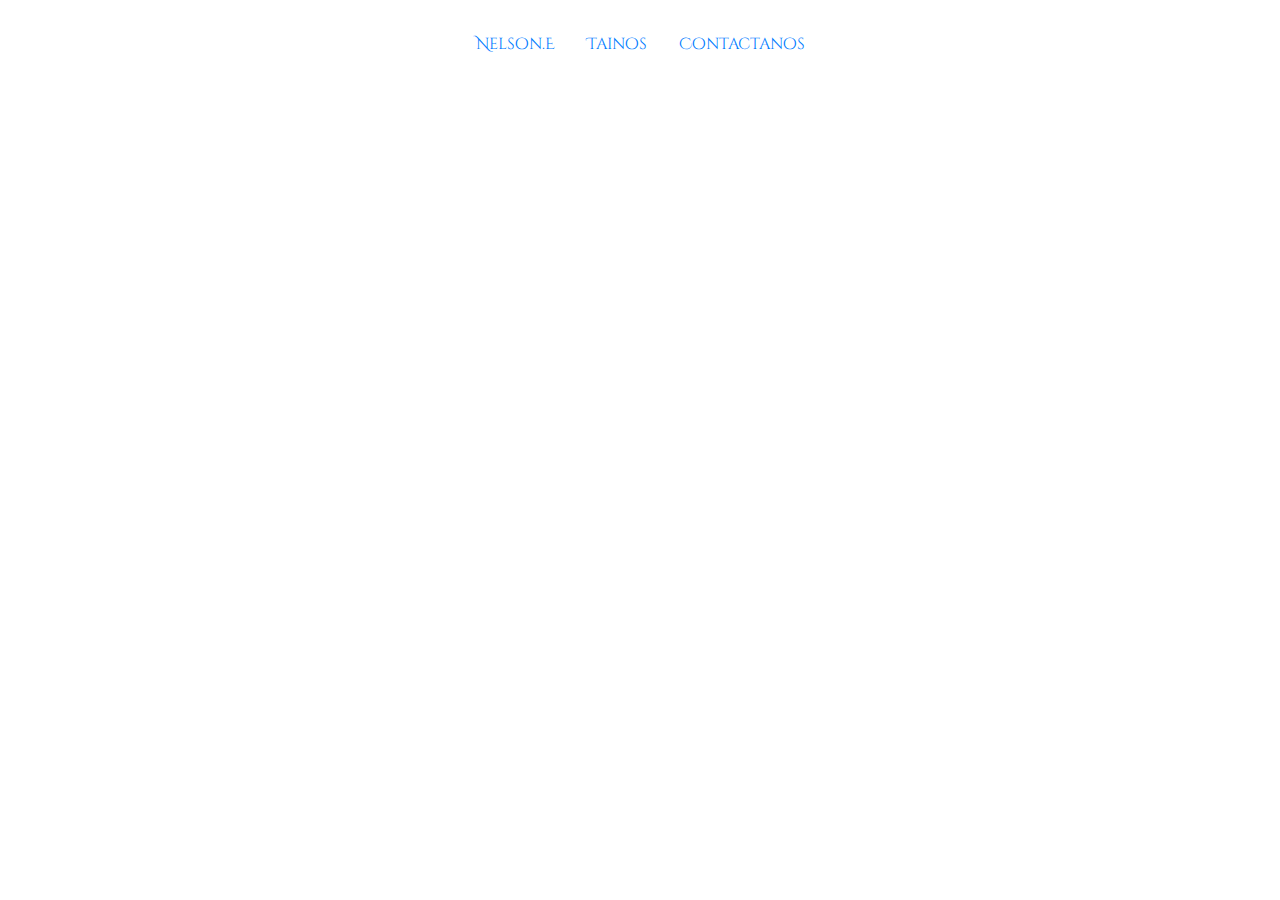
<file: Desktop/project0/Piratas.html>
<!DOCTYPE html>
<html>
    <head>
    <title>Los Verdaderos Piratas del Caribe</title>
    <link rel="stylesheet" href="https://stackpath.bootstrapcdn.com/bootstrap/4.4.1/css/bootstrap.min.css" integrity="sha384-Vkoo8x4CGsO3+Hhxv8T/Q5PaXtkKtu6ug5TOeNV6gBiFeWPGFN9MuhOf23Q9Ifjh" crossorigin="anonymous">

    <link href="https://fonts.googleapis.com/css2?family=Pirata+One&display=swap" rel="stylesheet">
    <link rel ="stylesheet" type= "text/css" href="style.css" media="screen">
    <script src="https://ajax.googleapis.com/ajax/libs/jquery/3.4.1/jquery.min.js"></script>
    </head>
    <style>
        
        </style>
    <body>
      <head>Los Verdaderos Piratas del Caribe</head>

       

        <ul class="nav justify-content-center">
            <li class ="nav-item">
                <a class="nav-link active" href="index.html">Nelson.E</a>
                </li>
            <li class = "nav-item">
                <a class="nav-link" href="Tainos.html">Tainos</a>
            </li>
            <li class ="nav-item">
                <a class="nav-link" href="contact.html">Contactanos
                    </a>
            </li>
        </ul> 

        <article>
            <h1>Los Verdaderos
            <span>PIRATAS DEL CARIBE </span>
                y su edad dorada</h1>
                <p class="subtitle fancy"><span>A fancy subtitle</span></p>
                <p class="subtitle fancy"><span>Intro</span></p>
                <div class="copy">
                    <p>
                        La verdadera historia de la Piratería en el Caribe ha sido oscurecida a
                        través del tiempo por relatos fantasiosos, que crean imágenes confusas y
                        distorsionadas de estos personajes, al no definir la línea que divide la
                        realidad de la ficción. 
                    </p>
                    <p>
                        En este libro veremos la cruda verdad sobre ellos. No pretendemos
                        plantear una visión exhaustiva de esta actividad, sino contar varias
                        historias basadas en la información obtenida a través de documentos de
                        los propios protagonistas de los hechos, o sea de sus víctimas y sus
                        perseguidores. La mayoría de ellas terribles, otras románticas y heroicas,
                        en torno a la vida y los actos de estos legendarios personajes. Quienes
                        tuvieron como marco de vida la ambición desmedida. Situación que
                        genero una violenta lucha de poder en el caribe, de personas enloquecidas
                        por la sed de riquezas, que vivían al borde del abismo, externando lo peor
                        de sus retorcidos sentimientos. Trayendo esto como resultado, acciones
                        de consecuencias irreversibles, muchos de ellos servían como
                        instrumento a imperios europeos con pretensiones expansionistas. Que
                        se beneficiaban de esa manera de la explotación de las riquezas que
                        España obtenía en América, con carácter de exclusividad. Valiéndose de
                        su supremacía como potencia para imponer un monopolio comercial y
                        territorial, en el nuevo Continente. Otros actuaban por cuenta propia o en
                        sociedad con comerciantes codiciosos. 
                    </p>
                    <p>
                        Pretendemos contar las historias en torno a los hechos, de forma que
                        podamos acercarnos a la realidad de un modo más eficaz y directo que en
                        un libro convencional de historia, ofreciendo de esta manera una versión
                        separada plenamente del mito en que se han envuelto estos personajes a
                        través del tiempo. Aunque serían necesarios varios volúmenes de cientos
                        de páginas para relatar los numerosos actos de barbarie cometidos por
                        estos hombres y mujeres piratas, aunque éstas últimas en un número
                        muy reducido. Hemos resumido en él, a los actores más destacados que
                        dejaron su impronta en la región del caribe. En la época de Oro de esta
                        sociedad de aventureros.
                        </p>
                        </div>

            </article>
    <footer>
    </footer>
    <script>
        jQuery("h1").fitText(1.2);
        </script>
    <script src="https://code.jquery.com/jquery-3.4.1.slim.min.js" integrity="sha384-J6qa4849blE2+poT4WnyKhv5vZF5SrPo0iEjwBvKU7imGFAV0wwj1yYfoRSJoZ+n" crossorigin="anonymous"></script>
<script src="https://cdn.jsdelivr.net/npm/popper.js@1.16.0/dist/umd/popper.min.js" integrity="sha384-Q6E9RHvbIyZFJoft+2mJbHaEWldlvI9IOYy5n3zV9zzTtmI3UksdQRVvoxMfooAo" crossorigin="anonymous"></script>
<script src="https://stackpath.bootstrapcdn.com/bootstrap/4.4.1/js/bootstrap.min.js" integrity="sha384-wfSDF2E50Y2D1uUdj0O3uMBJnjuUD4Ih7YwaYd1iqfktj0Uod8GCExl3Og8ifwB6" crossorigin="anonymous"></script>
    </body>
</html>
</file>
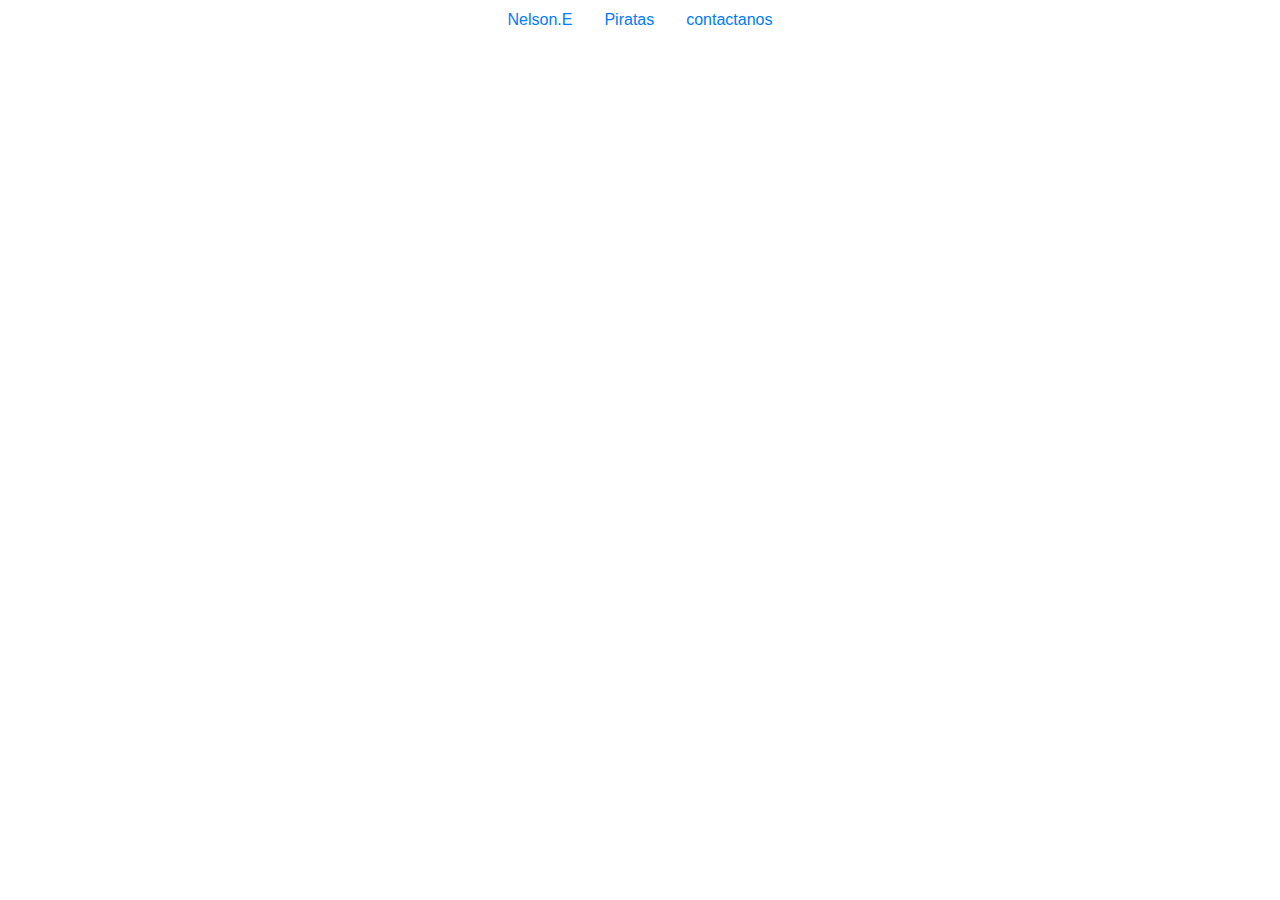
<file: Desktop/project0/Tainos.html>
<!DOCTYPE html>
<html lang = "en">
    <head>
        <title>Tainos</title>
        <link rel="stylesheet" href="https://stackpath.bootstrapcdn.com/bootstrap/4.4.1/css/bootstrap.min.css" integrity="sha384-Vkoo8x4CGsO3+Hhxv8T/Q5PaXtkKtu6ug5TOeNV6gBiFeWPGFN9MuhOf23Q9Ifjh" crossorigin="anonymous">
    </head>
    <body>
        <ul class= "nav justify-content-center">
            <li class="nav-item">
                <a class ="nav-link active" href="index.html">Nelson.E</a>
            </li>
            <li class ="nav-item">
                <a class="nav-link" href="Piratas.html">
                    Piratas
                </a>
            </li>

            <li class= "nav-item">
                <a class="nav-link" href="contact.html"> contactanos </a>
            </li>
        </ul>

        <div class="container">
            <h1> </h1>
            </div>
        <footer></footer>
    </body>
</html>
</file>
<file: Desktop/project0/style.css>
@import url(https://fonts.googleapis.com/css?family=Cinzel+Decorative:400,900);

body {
    font-family: "Cinzel Decorative", cursive;
    background:  url(https://s.cdpn.io/3/blurry-blue.jpg);
    background-size: cover;
    color: white;
    }

h1 {
    font-size:3em;
    text-align:center;
    }

.embiggen{
    font-size:4em;
    text-shadow:0 0 40px #ffbab3;
}

article {
    max-width:600px;
    overflow: hidden;
    margin: 0 auto 50px;
}
.subtitle{
    margin: 0 0 2em 0;
}
.fancy {
    line-height: 0.5;
    text-align: relative;
}
.fancy span {
    display: inline-block;
    position: relative;
    }

.fancy span:before,
.fancy span:after {
    content:'';
    position: absolute;
    height: 5px;
    border-bottom: 1px solid white;
    border-top: 1px solid white;
    top: 0;
    width:600px;
}
.fancy span:before{
    right: 100%;
    margin-right: 15px;
}

.fancy span:after {
    left: 100%;
    margin-left:15px;
}
.amp {
    margin: 0 0  0.25em 0;
}
.amp span {
    font-size: 0.7em;
}
.copy {
    font: 1em Georgia, Serif;
    text-align: justify;
    -moz-column-count: 2;
    -moz-column-gap: 20px;
    -webkit-column-count:2;
    -webkit-column-gap:20px;

}
.copy p{
    margin:0 0 1em 0}

/*# sourceMappingURL=style.css.map */
</file>
<file: templated-caminar/assets/css/main.css>
@import url(font-awesome.min.css);
@import url("https://fonts.googleapis.com/css?family=Poppins:300,400,500,600,700");

/*
	Caminar by TEMPLATED
	templated.co @templatedco
	Released for free under the Creative Commons Attribution 3.0 license (templated.co/license)
*/

/* Reset */

	html, body, div, span, applet, object, iframe, h1, h2, h3, h4, h5, h6, p, blockquote, pre, a, abbr, acronym, address, big, cite, code, del, dfn, em, img, ins, kbd, q, s, samp, small, strike, strong, sub, sup, tt, var, b, u, i, center, dl, dt, dd, ol, ul, li, fieldset, form, label, legend, table, caption, tbody, tfoot, thead, tr, th, td, article, aside, canvas, details, embed, figure, figcaption, footer, header, hgroup, menu, nav, output, ruby, section, summary, time, mark, audio, video {
		margin: 0;
		padding: 0;
		border: 0;
		font-size: 100%;
		font: inherit;
		vertical-align: baseline;
	}

	article, aside, details, figcaption, figure, footer, header, hgroup, menu, nav, section {
		display: block;
	}

	body {
		line-height: 1;
	}

	ol, ul {
		list-style: none;
	}

	blockquote, q {
		quotes: none;
	}

	blockquote:before, blockquote:after, q:before, q:after {
		content: '';
		content: none;
	}

	table {
		border-collapse: collapse;
		border-spacing: 0;
	}

	body {
		-webkit-text-size-adjust: none;
	}

/* Box Model */

	*, *:before, *:after {
		-moz-box-sizing: border-box;
		-webkit-box-sizing: border-box;
		box-sizing: border-box;
	}

/* Containers */

	.container {
		margin-left: auto;
		margin-right: auto;
	}

	.container.\31 25\25 {
		width: 100%;
		max-width: 100rem;
		min-width: 80rem;
	}

	.container.\37 5\25 {
		width: 60rem;
	}

	.container.\35 0\25 {
		width: 40rem;
	}

	.container.\32 5\25 {
		width: 20rem;
	}

	.container {
		width: 80rem;
	}

	@media screen and (max-width: 1680px) {

		.container.\31 25\25 {
			width: 100%;
			max-width: 100rem;
			min-width: 80rem;
		}

		.container.\37 5\25 {
			width: 60rem;
		}

		.container.\35 0\25 {
			width: 40rem;
		}

		.container.\32 5\25 {
			width: 20rem;
		}

		.container {
			width: 80rem;
		}

	}

	@media screen and (max-width: 1280px) {

		.container.\31 25\25 {
			width: 100%;
			max-width: 81.25rem;
			min-width: 65rem;
		}

		.container.\37 5\25 {
			width: 48.75rem;
		}

		.container.\35 0\25 {
			width: 32.5rem;
		}

		.container.\32 5\25 {
			width: 16.25rem;
		}

		.container {
			width: 65rem;
		}

	}

	@media screen and (max-width: 980px) {

		.container.\31 25\25 {
			width: 100%;
			max-width: 112.5%;
			min-width: 90%;
		}

		.container.\37 5\25 {
			width: 67.5%;
		}

		.container.\35 0\25 {
			width: 45%;
		}

		.container.\32 5\25 {
			width: 22.5%;
		}

		.container {
			width: 90%;
		}

	}

	@media screen and (max-width: 736px) {

		.container.\31 25\25 {
			width: 100%;
			max-width: 112.5%;
			min-width: 90%;
		}

		.container.\37 5\25 {
			width: 67.5%;
		}

		.container.\35 0\25 {
			width: 45%;
		}

		.container.\32 5\25 {
			width: 22.5%;
		}

		.container {
			width: 90% !important;
		}

	}

	@media screen and (max-width: 480px) {

		.container.\31 25\25 {
			width: 100%;
			max-width: 112.5%;
			min-width: 90%;
		}

		.container.\37 5\25 {
			width: 67.5%;
		}

		.container.\35 0\25 {
			width: 45%;
		}

		.container.\32 5\25 {
			width: 22.5%;
		}

		.container {
			width: 90% !important;
		}

	}

/* Grid */

	.row {
		border-bottom: solid 1px transparent;
		-moz-box-sizing: border-box;
		-webkit-box-sizing: border-box;
		box-sizing: border-box;
	}

	.row > * {
		float: left;
		-moz-box-sizing: border-box;
		-webkit-box-sizing: border-box;
		box-sizing: border-box;
	}

	.row:after, .row:before {
		content: '';
		display: block;
		clear: both;
		height: 0;
	}

	.row.uniform > * > :first-child {
		margin-top: 0;
	}

	.row.uniform > * > :last-child {
		margin-bottom: 0;
	}

	.row.\30 \25 > * {
		padding: 0 0 0 0rem;
	}

	.row.\30 \25 {
		margin: 0 0 -1px 0rem;
	}

	.row.uniform.\30 \25 > * {
		padding: 0rem 0 0 0rem;
	}

	.row.uniform.\30 \25 {
		margin: 0rem 0 -1px 0rem;
	}

	.row > * {
		padding: 0 0 0 2rem;
	}

	.row {
		margin: 0 0 -1px -2rem;
	}

	.row.uniform > * {
		padding: 2rem 0 0 2rem;
	}

	.row.uniform {
		margin: -2rem 0 -1px -2rem;
	}

	.row.\32 00\25 > * {
		padding: 0 0 0 4rem;
	}

	.row.\32 00\25 {
		margin: 0 0 -1px -4rem;
	}

	.row.uniform.\32 00\25 > * {
		padding: 4rem 0 0 4rem;
	}

	.row.uniform.\32 00\25 {
		margin: -4rem 0 -1px -4rem;
	}

	.row.\31 50\25 > * {
		padding: 0 0 0 3rem;
	}

	.row.\31 50\25 {
		margin: 0 0 -1px -3rem;
	}

	.row.uniform.\31 50\25 > * {
		padding: 3rem 0 0 3rem;
	}

	.row.uniform.\31 50\25 {
		margin: -3rem 0 -1px -3rem;
	}

	.row.\35 0\25 > * {
		padding: 0 0 0 1rem;
	}

	.row.\35 0\25 {
		margin: 0 0 -1px -1rem;
	}

	.row.uniform.\35 0\25 > * {
		padding: 1rem 0 0 1rem;
	}

	.row.uniform.\35 0\25 {
		margin: -1rem 0 -1px -1rem;
	}

	.row.\32 5\25 > * {
		padding: 0 0 0 0.5rem;
	}

	.row.\32 5\25 {
		margin: 0 0 -1px -0.5rem;
	}

	.row.uniform.\32 5\25 > * {
		padding: 0.5rem 0 0 0.5rem;
	}

	.row.uniform.\32 5\25 {
		margin: -0.5rem 0 -1px -0.5rem;
	}

	.\31 2u, .\31 2u\24 {
		width: 100%;
		clear: none;
		margin-left: 0;
	}

	.\31 1u, .\31 1u\24 {
		width: 91.6666666667%;
		clear: none;
		margin-left: 0;
	}

	.\31 0u, .\31 0u\24 {
		width: 83.3333333333%;
		clear: none;
		margin-left: 0;
	}

	.\39 u, .\39 u\24 {
		width: 75%;
		clear: none;
		margin-left: 0;
	}

	.\38 u, .\38 u\24 {
		width: 66.6666666667%;
		clear: none;
		margin-left: 0;
	}

	.\37 u, .\37 u\24 {
		width: 58.3333333333%;
		clear: none;
		margin-left: 0;
	}

	.\36 u, .\36 u\24 {
		width: 50%;
		clear: none;
		margin-left: 0;
	}

	.\35 u, .\35 u\24 {
		width: 41.6666666667%;
		clear: none;
		margin-left: 0;
	}

	.\34 u, .\34 u\24 {
		width: 33.3333333333%;
		clear: none;
		margin-left: 0;
	}

	.\33 u, .\33 u\24 {
		width: 25%;
		clear: none;
		margin-left: 0;
	}

	.\32 u, .\32 u\24 {
		width: 16.6666666667%;
		clear: none;
		margin-left: 0;
	}

	.\31 u, .\31 u\24 {
		width: 8.3333333333%;
		clear: none;
		margin-left: 0;
	}

	.\31 2u\24 + *,
	.\31 1u\24 + *,
	.\31 0u\24 + *,
	.\39 u\24 + *,
	.\38 u\24 + *,
	.\37 u\24 + *,
	.\36 u\24 + *,
	.\35 u\24 + *,
	.\34 u\24 + *,
	.\33 u\24 + *,
	.\32 u\24 + *,
	.\31 u\24 + * {
		clear: left;
	}

	.\-11u {
		margin-left: 91.66667%;
	}

	.\-10u {
		margin-left: 83.33333%;
	}

	.\-9u {
		margin-left: 75%;
	}

	.\-8u {
		margin-left: 66.66667%;
	}

	.\-7u {
		margin-left: 58.33333%;
	}

	.\-6u {
		margin-left: 50%;
	}

	.\-5u {
		margin-left: 41.66667%;
	}

	.\-4u {
		margin-left: 33.33333%;
	}

	.\-3u {
		margin-left: 25%;
	}

	.\-2u {
		margin-left: 16.66667%;
	}

	.\-1u {
		margin-left: 8.33333%;
	}

	@media screen and (max-width: 1680px) {

		.row > * {
			padding: 0 0 0 2rem;
		}

		.row {
			margin: 0 0 -1px -2rem;
		}

		.row.uniform > * {
			padding: 2rem 0 0 2rem;
		}

		.row.uniform {
			margin: -2rem 0 -1px -2rem;
		}

		.row.\32 00\25 > * {
			padding: 0 0 0 4rem;
		}

		.row.\32 00\25 {
			margin: 0 0 -1px -4rem;
		}

		.row.uniform.\32 00\25 > * {
			padding: 4rem 0 0 4rem;
		}

		.row.uniform.\32 00\25 {
			margin: -4rem 0 -1px -4rem;
		}

		.row.\31 50\25 > * {
			padding: 0 0 0 3rem;
		}

		.row.\31 50\25 {
			margin: 0 0 -1px -3rem;
		}

		.row.uniform.\31 50\25 > * {
			padding: 3rem 0 0 3rem;
		}

		.row.uniform.\31 50\25 {
			margin: -3rem 0 -1px -3rem;
		}

		.row.\35 0\25 > * {
			padding: 0 0 0 1rem;
		}

		.row.\35 0\25 {
			margin: 0 0 -1px -1rem;
		}

		.row.uniform.\35 0\25 > * {
			padding: 1rem 0 0 1rem;
		}

		.row.uniform.\35 0\25 {
			margin: -1rem 0 -1px -1rem;
		}

		.row.\32 5\25 > * {
			padding: 0 0 0 0.5rem;
		}

		.row.\32 5\25 {
			margin: 0 0 -1px -0.5rem;
		}

		.row.uniform.\32 5\25 > * {
			padding: 0.5rem 0 0 0.5rem;
		}

		.row.uniform.\32 5\25 {
			margin: -0.5rem 0 -1px -0.5rem;
		}

		.\31 2u\28xlarge\29, .\31 2u\24\28xlarge\29 {
			width: 100%;
			clear: none;
			margin-left: 0;
		}

		.\31 1u\28xlarge\29, .\31 1u\24\28xlarge\29 {
			width: 91.6666666667%;
			clear: none;
			margin-left: 0;
		}

		.\31 0u\28xlarge\29, .\31 0u\24\28xlarge\29 {
			width: 83.3333333333%;
			clear: none;
			margin-left: 0;
		}

		.\39 u\28xlarge\29, .\39 u\24\28xlarge\29 {
			width: 75%;
			clear: none;
			margin-left: 0;
		}

		.\38 u\28xlarge\29, .\38 u\24\28xlarge\29 {
			width: 66.6666666667%;
			clear: none;
			margin-left: 0;
		}

		.\37 u\28xlarge\29, .\37 u\24\28xlarge\29 {
			width: 58.3333333333%;
			clear: none;
			margin-left: 0;
		}

		.\36 u\28xlarge\29, .\36 u\24\28xlarge\29 {
			width: 50%;
			clear: none;
			margin-left: 0;
		}

		.\35 u\28xlarge\29, .\35 u\24\28xlarge\29 {
			width: 41.6666666667%;
			clear: none;
			margin-left: 0;
		}

		.\34 u\28xlarge\29, .\34 u\24\28xlarge\29 {
			width: 33.3333333333%;
			clear: none;
			margin-left: 0;
		}

		.\33 u\28xlarge\29, .\33 u\24\28xlarge\29 {
			width: 25%;
			clear: none;
			margin-left: 0;
		}

		.\32 u\28xlarge\29, .\32 u\24\28xlarge\29 {
			width: 16.6666666667%;
			clear: none;
			margin-left: 0;
		}

		.\31 u\28xlarge\29, .\31 u\24\28xlarge\29 {
			width: 8.3333333333%;
			clear: none;
			margin-left: 0;
		}

		.\31 2u\24\28xlarge\29 + *,
		.\31 1u\24\28xlarge\29 + *,
		.\31 0u\24\28xlarge\29 + *,
		.\39 u\24\28xlarge\29 + *,
		.\38 u\24\28xlarge\29 + *,
		.\37 u\24\28xlarge\29 + *,
		.\36 u\24\28xlarge\29 + *,
		.\35 u\24\28xlarge\29 + *,
		.\34 u\24\28xlarge\29 + *,
		.\33 u\24\28xlarge\29 + *,
		.\32 u\24\28xlarge\29 + *,
		.\31 u\24\28xlarge\29 + * {
			clear: left;
		}

		.\-11u\28xlarge\29 {
			margin-left: 91.66667%;
		}

		.\-10u\28xlarge\29 {
			margin-left: 83.33333%;
		}

		.\-9u\28xlarge\29 {
			margin-left: 75%;
		}

		.\-8u\28xlarge\29 {
			margin-left: 66.66667%;
		}

		.\-7u\28xlarge\29 {
			margin-left: 58.33333%;
		}

		.\-6u\28xlarge\29 {
			margin-left: 50%;
		}

		.\-5u\28xlarge\29 {
			margin-left: 41.66667%;
		}

		.\-4u\28xlarge\29 {
			margin-left: 33.33333%;
		}

		.\-3u\28xlarge\29 {
			margin-left: 25%;
		}

		.\-2u\28xlarge\29 {
			margin-left: 16.66667%;
		}

		.\-1u\28xlarge\29 {
			margin-left: 8.33333%;
		}

	}

	@media screen and (max-width: 1280px) {

		.row > * {
			padding: 0 0 0 1.5rem;
		}

		.row {
			margin: 0 0 -1px -1.5rem;
		}

		.row.uniform > * {
			padding: 1.5rem 0 0 1.5rem;
		}

		.row.uniform {
			margin: -1.5rem 0 -1px -1.5rem;
		}

		.row.\32 00\25 > * {
			padding: 0 0 0 3rem;
		}

		.row.\32 00\25 {
			margin: 0 0 -1px -3rem;
		}

		.row.uniform.\32 00\25 > * {
			padding: 3rem 0 0 3rem;
		}

		.row.uniform.\32 00\25 {
			margin: -3rem 0 -1px -3rem;
		}

		.row.\31 50\25 > * {
			padding: 0 0 0 2.25rem;
		}

		.row.\31 50\25 {
			margin: 0 0 -1px -2.25rem;
		}

		.row.uniform.\31 50\25 > * {
			padding: 2.25rem 0 0 2.25rem;
		}

		.row.uniform.\31 50\25 {
			margin: -2.25rem 0 -1px -2.25rem;
		}

		.row.\35 0\25 > * {
			padding: 0 0 0 0.75rem;
		}

		.row.\35 0\25 {
			margin: 0 0 -1px -0.75rem;
		}

		.row.uniform.\35 0\25 > * {
			padding: 0.75rem 0 0 0.75rem;
		}

		.row.uniform.\35 0\25 {
			margin: -0.75rem 0 -1px -0.75rem;
		}

		.row.\32 5\25 > * {
			padding: 0 0 0 0.375rem;
		}

		.row.\32 5\25 {
			margin: 0 0 -1px -0.375rem;
		}

		.row.uniform.\32 5\25 > * {
			padding: 0.375rem 0 0 0.375rem;
		}

		.row.uniform.\32 5\25 {
			margin: -0.375rem 0 -1px -0.375rem;
		}

		.\31 2u\28large\29, .\31 2u\24\28large\29 {
			width: 100%;
			clear: none;
			margin-left: 0;
		}

		.\31 1u\28large\29, .\31 1u\24\28large\29 {
			width: 91.6666666667%;
			clear: none;
			margin-left: 0;
		}

		.\31 0u\28large\29, .\31 0u\24\28large\29 {
			width: 83.3333333333%;
			clear: none;
			margin-left: 0;
		}

		.\39 u\28large\29, .\39 u\24\28large\29 {
			width: 75%;
			clear: none;
			margin-left: 0;
		}

		.\38 u\28large\29, .\38 u\24\28large\29 {
			width: 66.6666666667%;
			clear: none;
			margin-left: 0;
		}

		.\37 u\28large\29, .\37 u\24\28large\29 {
			width: 58.3333333333%;
			clear: none;
			margin-left: 0;
		}

		.\36 u\28large\29, .\36 u\24\28large\29 {
			width: 50%;
			clear: none;
			margin-left: 0;
		}

		.\35 u\28large\29, .\35 u\24\28large\29 {
			width: 41.6666666667%;
			clear: none;
			margin-left: 0;
		}

		.\34 u\28large\29, .\34 u\24\28large\29 {
			width: 33.3333333333%;
			clear: none;
			margin-left: 0;
		}

		.\33 u\28large\29, .\33 u\24\28large\29 {
			width: 25%;
			clear: none;
			margin-left: 0;
		}

		.\32 u\28large\29, .\32 u\24\28large\29 {
			width: 16.6666666667%;
			clear: none;
			margin-left: 0;
		}

		.\31 u\28large\29, .\31 u\24\28large\29 {
			width: 8.3333333333%;
			clear: none;
			margin-left: 0;
		}

		.\31 2u\24\28large\29 + *,
		.\31 1u\24\28large\29 + *,
		.\31 0u\24\28large\29 + *,
		.\39 u\24\28large\29 + *,
		.\38 u\24\28large\29 + *,
		.\37 u\24\28large\29 + *,
		.\36 u\24\28large\29 + *,
		.\35 u\24\28large\29 + *,
		.\34 u\24\28large\29 + *,
		.\33 u\24\28large\29 + *,
		.\32 u\24\28large\29 + *,
		.\31 u\24\28large\29 + * {
			clear: left;
		}

		.\-11u\28large\29 {
			margin-left: 91.66667%;
		}

		.\-10u\28large\29 {
			margin-left: 83.33333%;
		}

		.\-9u\28large\29 {
			margin-left: 75%;
		}

		.\-8u\28large\29 {
			margin-left: 66.66667%;
		}

		.\-7u\28large\29 {
			margin-left: 58.33333%;
		}

		.\-6u\28large\29 {
			margin-left: 50%;
		}

		.\-5u\28large\29 {
			margin-left: 41.66667%;
		}

		.\-4u\28large\29 {
			margin-left: 33.33333%;
		}

		.\-3u\28large\29 {
			margin-left: 25%;
		}

		.\-2u\28large\29 {
			margin-left: 16.66667%;
		}

		.\-1u\28large\29 {
			margin-left: 8.33333%;
		}

	}

	@media screen and (max-width: 980px) {

		.row > * {
			padding: 0 0 0 1.5rem;
		}

		.row {
			margin: 0 0 -1px -1.5rem;
		}

		.row.uniform > * {
			padding: 1.5rem 0 0 1.5rem;
		}

		.row.uniform {
			margin: -1.5rem 0 -1px -1.5rem;
		}

		.row.\32 00\25 > * {
			padding: 0 0 0 3rem;
		}

		.row.\32 00\25 {
			margin: 0 0 -1px -3rem;
		}

		.row.uniform.\32 00\25 > * {
			padding: 3rem 0 0 3rem;
		}

		.row.uniform.\32 00\25 {
			margin: -3rem 0 -1px -3rem;
		}

		.row.\31 50\25 > * {
			padding: 0 0 0 2.25rem;
		}

		.row.\31 50\25 {
			margin: 0 0 -1px -2.25rem;
		}

		.row.uniform.\31 50\25 > * {
			padding: 2.25rem 0 0 2.25rem;
		}

		.row.uniform.\31 50\25 {
			margin: -2.25rem 0 -1px -2.25rem;
		}

		.row.\35 0\25 > * {
			padding: 0 0 0 0.75rem;
		}

		.row.\35 0\25 {
			margin: 0 0 -1px -0.75rem;
		}

		.row.uniform.\35 0\25 > * {
			padding: 0.75rem 0 0 0.75rem;
		}

		.row.uniform.\35 0\25 {
			margin: -0.75rem 0 -1px -0.75rem;
		}

		.row.\32 5\25 > * {
			padding: 0 0 0 0.375rem;
		}

		.row.\32 5\25 {
			margin: 0 0 -1px -0.375rem;
		}

		.row.uniform.\32 5\25 > * {
			padding: 0.375rem 0 0 0.375rem;
		}

		.row.uniform.\32 5\25 {
			margin: -0.375rem 0 -1px -0.375rem;
		}

		.\31 2u\28medium\29, .\31 2u\24\28medium\29 {
			width: 100%;
			clear: none;
			margin-left: 0;
		}

		.\31 1u\28medium\29, .\31 1u\24\28medium\29 {
			width: 91.6666666667%;
			clear: none;
			margin-left: 0;
		}

		.\31 0u\28medium\29, .\31 0u\24\28medium\29 {
			width: 83.3333333333%;
			clear: none;
			margin-left: 0;
		}

		.\39 u\28medium\29, .\39 u\24\28medium\29 {
			width: 75%;
			clear: none;
			margin-left: 0;
		}

		.\38 u\28medium\29, .\38 u\24\28medium\29 {
			width: 66.6666666667%;
			clear: none;
			margin-left: 0;
		}

		.\37 u\28medium\29, .\37 u\24\28medium\29 {
			width: 58.3333333333%;
			clear: none;
			margin-left: 0;
		}

		.\36 u\28medium\29, .\36 u\24\28medium\29 {
			width: 50%;
			clear: none;
			margin-left: 0;
		}

		.\35 u\28medium\29, .\35 u\24\28medium\29 {
			width: 41.6666666667%;
			clear: none;
			margin-left: 0;
		}

		.\34 u\28medium\29, .\34 u\24\28medium\29 {
			width: 33.3333333333%;
			clear: none;
			margin-left: 0;
		}

		.\33 u\28medium\29, .\33 u\24\28medium\29 {
			width: 25%;
			clear: none;
			margin-left: 0;
		}

		.\32 u\28medium\29, .\32 u\24\28medium\29 {
			width: 16.6666666667%;
			clear: none;
			margin-left: 0;
		}

		.\31 u\28medium\29, .\31 u\24\28medium\29 {
			width: 8.3333333333%;
			clear: none;
			margin-left: 0;
		}

		.\31 2u\24\28medium\29 + *,
		.\31 1u\24\28medium\29 + *,
		.\31 0u\24\28medium\29 + *,
		.\39 u\24\28medium\29 + *,
		.\38 u\24\28medium\29 + *,
		.\37 u\24\28medium\29 + *,
		.\36 u\24\28medium\29 + *,
		.\35 u\24\28medium\29 + *,
		.\34 u\24\28medium\29 + *,
		.\33 u\24\28medium\29 + *,
		.\32 u\24\28medium\29 + *,
		.\31 u\24\28medium\29 + * {
			clear: left;
		}

		.\-11u\28medium\29 {
			margin-left: 91.66667%;
		}

		.\-10u\28medium\29 {
			margin-left: 83.33333%;
		}

		.\-9u\28medium\29 {
			margin-left: 75%;
		}

		.\-8u\28medium\29 {
			margin-left: 66.66667%;
		}

		.\-7u\28medium\29 {
			margin-left: 58.33333%;
		}

		.\-6u\28medium\29 {
			margin-left: 50%;
		}

		.\-5u\28medium\29 {
			margin-left: 41.66667%;
		}

		.\-4u\28medium\29 {
			margin-left: 33.33333%;
		}

		.\-3u\28medium\29 {
			margin-left: 25%;
		}

		.\-2u\28medium\29 {
			margin-left: 16.66667%;
		}

		.\-1u\28medium\29 {
			margin-left: 8.33333%;
		}

	}

	@media screen and (max-width: 736px) {

		.row > * {
			padding: 0 0 0 1.25rem;
		}

		.row {
			margin: 0 0 -1px -1.25rem;
		}

		.row.uniform > * {
			padding: 1.25rem 0 0 1.25rem;
		}

		.row.uniform {
			margin: -1.25rem 0 -1px -1.25rem;
		}

		.row.\32 00\25 > * {
			padding: 0 0 0 2.5rem;
		}

		.row.\32 00\25 {
			margin: 0 0 -1px -2.5rem;
		}

		.row.uniform.\32 00\25 > * {
			padding: 2.5rem 0 0 2.5rem;
		}

		.row.uniform.\32 00\25 {
			margin: -2.5rem 0 -1px -2.5rem;
		}

		.row.\31 50\25 > * {
			padding: 0 0 0 1.875rem;
		}

		.row.\31 50\25 {
			margin: 0 0 -1px -1.875rem;
		}

		.row.uniform.\31 50\25 > * {
			padding: 1.875rem 0 0 1.875rem;
		}

		.row.uniform.\31 50\25 {
			margin: -1.875rem 0 -1px -1.875rem;
		}

		.row.\35 0\25 > * {
			padding: 0 0 0 0.625rem;
		}

		.row.\35 0\25 {
			margin: 0 0 -1px -0.625rem;
		}

		.row.uniform.\35 0\25 > * {
			padding: 0.625rem 0 0 0.625rem;
		}

		.row.uniform.\35 0\25 {
			margin: -0.625rem 0 -1px -0.625rem;
		}

		.row.\32 5\25 > * {
			padding: 0 0 0 0.3125rem;
		}

		.row.\32 5\25 {
			margin: 0 0 -1px -0.3125rem;
		}

		.row.uniform.\32 5\25 > * {
			padding: 0.3125rem 0 0 0.3125rem;
		}

		.row.uniform.\32 5\25 {
			margin: -0.3125rem 0 -1px -0.3125rem;
		}

		.\31 2u\28small\29, .\31 2u\24\28small\29 {
			width: 100%;
			clear: none;
			margin-left: 0;
		}

		.\31 1u\28small\29, .\31 1u\24\28small\29 {
			width: 91.6666666667%;
			clear: none;
			margin-left: 0;
		}

		.\31 0u\28small\29, .\31 0u\24\28small\29 {
			width: 83.3333333333%;
			clear: none;
			margin-left: 0;
		}

		.\39 u\28small\29, .\39 u\24\28small\29 {
			width: 75%;
			clear: none;
			margin-left: 0;
		}

		.\38 u\28small\29, .\38 u\24\28small\29 {
			width: 66.6666666667%;
			clear: none;
			margin-left: 0;
		}

		.\37 u\28small\29, .\37 u\24\28small\29 {
			width: 58.3333333333%;
			clear: none;
			margin-left: 0;
		}

		.\36 u\28small\29, .\36 u\24\28small\29 {
			width: 50%;
			clear: none;
			margin-left: 0;
		}

		.\35 u\28small\29, .\35 u\24\28small\29 {
			width: 41.6666666667%;
			clear: none;
			margin-left: 0;
		}

		.\34 u\28small\29, .\34 u\24\28small\29 {
			width: 33.3333333333%;
			clear: none;
			margin-left: 0;
		}

		.\33 u\28small\29, .\33 u\24\28small\29 {
			width: 25%;
			clear: none;
			margin-left: 0;
		}

		.\32 u\28small\29, .\32 u\24\28small\29 {
			width: 16.6666666667%;
			clear: none;
			margin-left: 0;
		}

		.\31 u\28small\29, .\31 u\24\28small\29 {
			width: 8.3333333333%;
			clear: none;
			margin-left: 0;
		}

		.\31 2u\24\28small\29 + *,
		.\31 1u\24\28small\29 + *,
		.\31 0u\24\28small\29 + *,
		.\39 u\24\28small\29 + *,
		.\38 u\24\28small\29 + *,
		.\37 u\24\28small\29 + *,
		.\36 u\24\28small\29 + *,
		.\35 u\24\28small\29 + *,
		.\34 u\24\28small\29 + *,
		.\33 u\24\28small\29 + *,
		.\32 u\24\28small\29 + *,
		.\31 u\24\28small\29 + * {
			clear: left;
		}

		.\-11u\28small\29 {
			margin-left: 91.66667%;
		}

		.\-10u\28small\29 {
			margin-left: 83.33333%;
		}

		.\-9u\28small\29 {
			margin-left: 75%;
		}

		.\-8u\28small\29 {
			margin-left: 66.66667%;
		}

		.\-7u\28small\29 {
			margin-left: 58.33333%;
		}

		.\-6u\28small\29 {
			margin-left: 50%;
		}

		.\-5u\28small\29 {
			margin-left: 41.66667%;
		}

		.\-4u\28small\29 {
			margin-left: 33.33333%;
		}

		.\-3u\28small\29 {
			margin-left: 25%;
		}

		.\-2u\28small\29 {
			margin-left: 16.66667%;
		}

		.\-1u\28small\29 {
			margin-left: 8.33333%;
		}

	}

	@media screen and (max-width: 480px) {

		.row > * {
			padding: 0 0 0 1.25rem;
		}

		.row {
			margin: 0 0 -1px -1.25rem;
		}

		.row.uniform > * {
			padding: 1.25rem 0 0 1.25rem;
		}

		.row.uniform {
			margin: -1.25rem 0 -1px -1.25rem;
		}

		.row.\32 00\25 > * {
			padding: 0 0 0 2.5rem;
		}

		.row.\32 00\25 {
			margin: 0 0 -1px -2.5rem;
		}

		.row.uniform.\32 00\25 > * {
			padding: 2.5rem 0 0 2.5rem;
		}

		.row.uniform.\32 00\25 {
			margin: -2.5rem 0 -1px -2.5rem;
		}

		.row.\31 50\25 > * {
			padding: 0 0 0 1.875rem;
		}

		.row.\31 50\25 {
			margin: 0 0 -1px -1.875rem;
		}

		.row.uniform.\31 50\25 > * {
			padding: 1.875rem 0 0 1.875rem;
		}

		.row.uniform.\31 50\25 {
			margin: -1.875rem 0 -1px -1.875rem;
		}

		.row.\35 0\25 > * {
			padding: 0 0 0 0.625rem;
		}

		.row.\35 0\25 {
			margin: 0 0 -1px -0.625rem;
		}

		.row.uniform.\35 0\25 > * {
			padding: 0.625rem 0 0 0.625rem;
		}

		.row.uniform.\35 0\25 {
			margin: -0.625rem 0 -1px -0.625rem;
		}

		.row.\32 5\25 > * {
			padding: 0 0 0 0.3125rem;
		}

		.row.\32 5\25 {
			margin: 0 0 -1px -0.3125rem;
		}

		.row.uniform.\32 5\25 > * {
			padding: 0.3125rem 0 0 0.3125rem;
		}

		.row.uniform.\32 5\25 {
			margin: -0.3125rem 0 -1px -0.3125rem;
		}

		.\31 2u\28xsmall\29, .\31 2u\24\28xsmall\29 {
			width: 100%;
			clear: none;
			margin-left: 0;
		}

		.\31 1u\28xsmall\29, .\31 1u\24\28xsmall\29 {
			width: 91.6666666667%;
			clear: none;
			margin-left: 0;
		}

		.\31 0u\28xsmall\29, .\31 0u\24\28xsmall\29 {
			width: 83.3333333333%;
			clear: none;
			margin-left: 0;
		}

		.\39 u\28xsmall\29, .\39 u\24\28xsmall\29 {
			width: 75%;
			clear: none;
			margin-left: 0;
		}

		.\38 u\28xsmall\29, .\38 u\24\28xsmall\29 {
			width: 66.6666666667%;
			clear: none;
			margin-left: 0;
		}

		.\37 u\28xsmall\29, .\37 u\24\28xsmall\29 {
			width: 58.3333333333%;
			clear: none;
			margin-left: 0;
		}

		.\36 u\28xsmall\29, .\36 u\24\28xsmall\29 {
			width: 50%;
			clear: none;
			margin-left: 0;
		}

		.\35 u\28xsmall\29, .\35 u\24\28xsmall\29 {
			width: 41.6666666667%;
			clear: none;
			margin-left: 0;
		}

		.\34 u\28xsmall\29, .\34 u\24\28xsmall\29 {
			width: 33.3333333333%;
			clear: none;
			margin-left: 0;
		}

		.\33 u\28xsmall\29, .\33 u\24\28xsmall\29 {
			width: 25%;
			clear: none;
			margin-left: 0;
		}

		.\32 u\28xsmall\29, .\32 u\24\28xsmall\29 {
			width: 16.6666666667%;
			clear: none;
			margin-left: 0;
		}

		.\31 u\28xsmall\29, .\31 u\24\28xsmall\29 {
			width: 8.3333333333%;
			clear: none;
			margin-left: 0;
		}

		.\31 2u\24\28xsmall\29 + *,
		.\31 1u\24\28xsmall\29 + *,
		.\31 0u\24\28xsmall\29 + *,
		.\39 u\24\28xsmall\29 + *,
		.\38 u\24\28xsmall\29 + *,
		.\37 u\24\28xsmall\29 + *,
		.\36 u\24\28xsmall\29 + *,
		.\35 u\24\28xsmall\29 + *,
		.\34 u\24\28xsmall\29 + *,
		.\33 u\24\28xsmall\29 + *,
		.\32 u\24\28xsmall\29 + *,
		.\31 u\24\28xsmall\29 + * {
			clear: left;
		}

		.\-11u\28xsmall\29 {
			margin-left: 91.66667%;
		}

		.\-10u\28xsmall\29 {
			margin-left: 83.33333%;
		}

		.\-9u\28xsmall\29 {
			margin-left: 75%;
		}

		.\-8u\28xsmall\29 {
			margin-left: 66.66667%;
		}

		.\-7u\28xsmall\29 {
			margin-left: 58.33333%;
		}

		.\-6u\28xsmall\29 {
			margin-left: 50%;
		}

		.\-5u\28xsmall\29 {
			margin-left: 41.66667%;
		}

		.\-4u\28xsmall\29 {
			margin-left: 33.33333%;
		}

		.\-3u\28xsmall\29 {
			margin-left: 25%;
		}

		.\-2u\28xsmall\29 {
			margin-left: 16.66667%;
		}

		.\-1u\28xsmall\29 {
			margin-left: 8.33333%;
		}

	}

/* Basic */

	@-ms-viewport {
		width: device-width;
	}

	body {
		-ms-overflow-style: scrollbar;
	}

	@media screen and (max-width: 480px) {

		html, body {
			min-width: 320px;
		}

	}

	body {
		background: #fff;
	}

		body.is-loading *, body.is-loading *:before, body.is-loading *:after {
			-moz-animation: none !important;
			-webkit-animation: none !important;
			-ms-animation: none !important;
			animation: none !important;
			-moz-transition: none !important;
			-webkit-transition: none !important;
			-ms-transition: none !important;
			transition: none !important;
		}

/* Type */

	html {
		font-size: 16pt;
	}

		@media screen and (max-width: 1680px) {

			html {
				font-size: 14pt;
			}

		}

		@media screen and (max-width: 1280px) {

			html {
				font-size: 14pt;
			}

		}

		@media screen and (max-width: 980px) {

			html {
				font-size:15pt;
			}

		}

		@media screen and (max-width: 736px) {

			html {
				font-size:15pt;
			}

		}

		@media screen and (max-width: 480px) {

			html {
				font-size:15pt;
			}

		}

	body {
		background-color: #fff;
		color: rgba(0, 0, 0, 0.5);
	}

	body, input, select, textarea {
		font-family: "Poppins", sans-serif;
		font-weight: 300;
		font-size: 1rem;
		line-height: 1.65;
	}

	a {
		text-decoration: underline;
	}

		a:hover {
			text-decoration: none;
		}

	strong, b {
		font-weight: 600;
	}

	em, i {
		font-style: italic;
	}

	p {
		margin: 0 0 2rem 0;
	}

		p:last-child {
			margin: 0;
		}

		p.special {
			text-transform: uppercase;
			font-size: .75rem;
			font-weight: 300;
			margin: 0 0 .5rem 0;
			padding: 0 0 1rem 0;
			letter-spacing: .25rem;
		}

			p.special:after {
				content: '';
				position: absolute;
				margin: auto;
				right: 0;
				bottom: 0;
				left: 0;
				width: 50%;
				height: 1px;
				background-color: rgba(0, 0, 0, 0.125);
			}

	h1, h2, h3, h4, h5, h6 {
		font-weight: 700;
		line-height: 1.5;
		margin: 0 0 1rem 0;
	}

		h1 a, h2 a, h3 a, h4 a, h5 a, h6 a {
			color: inherit;
			text-decoration: none;
		}

	h2 {
		font-size: 1.75rem;
	}

	h3 {
		font-size: 1.35rem;
	}

	h4 {
		font-size: 1.1rem;
	}

	h5 {
		font-size: 0.9rem;
	}

	h6 {
		font-size: 0.7rem;
	}

	sub {
		font-size: 0.8rem;
		position: relative;
		top: 0.5rem;
	}

	sup {
		font-size: 0.8rem;
		position: relative;
		top: -0.5rem;
	}

	blockquote {
		border-left: solid 4px;
		font-style: italic;
		margin: 0 0 2rem 0;
		padding: 0.5rem 0 0.5rem 2rem;
	}

	code {
		border-radius: 4px;
		border: solid 1px;
		font-family: "Courier New", monospace;
		font-size: 0.9rem;
		margin: 0 0.25rem;
		padding: 0.25rem 0.65rem;
	}

	pre {
		-webkit-overflow-scrolling: touch;
		font-family: "Courier New", monospace;
		font-size: 0.9rem;
		margin: 0 0 2rem 0;
	}

		pre code {
			display: block;
			line-height: 1.75;
			padding: 1rem 1.5rem;
			overflow-x: auto;
		}

	hr {
		border: 0;
		border-bottom: solid 1px;
		margin: 2rem 0;
	}

		hr.major {
			margin: 3rem 0;
		}

	.align-left {
		text-align: left;
	}

	.align-center {
		text-align: center;
	}

	.align-right {
		text-align: right;
	}

	input, select, textarea {
		color: #1e1f23;
	}

	a {
		color: #54a354;
	}

	strong, b {
		color: #1e1f23;
	}

	h1, h2, h3, h4, h5, h6 {
		color: #1e1f23;
	}

	blockquote {
		border-left-color: rgba(144, 144, 144, 0.25);
	}

	code {
		background: rgba(144, 144, 144, 0.075);
		border-color: rgba(144, 144, 144, 0.25);
	}

	hr {
		border-bottom-color: rgba(144, 144, 144, 0.25);
	}

/* Box */

	.box {
		margin-bottom: 2rem;
		background: rgba(255, 255, 255, 0.95);
		border-radius: 4px;
	}

		.box .image.fit {
			margin: 0;
			border-radius: 0;
		}

			.box .image.fit img {
				border-radius: 0;
			}

		.box header {
			margin: 0 0 2rem 0;
		}

			.box header h2 {
				margin-bottom: 1rem;
				position: relative;
				padding-bottom: 1rem;
				font-weight: 700;
			}

				.box header h2:after {
					content: '';
					position: absolute;
					margin: auto;
					right: 0;
					bottom: 0;
					left: 0;
					width: 10%;
					height: 1px;
					background-color: rgba(0, 0, 0, 0.125);
				}

			.box header p {
				text-transform: uppercase;
				font-size: .75rem;
				font-weight: 300;
				margin: 1rem 0;
				padding: 0;
				letter-spacing: .25rem;
			}

		.box .content {
			padding: 3rem;
		}

		.box > :last-child,
		.box > :last-child > :last-child,
		.box > :last-child > :last-child > :last-child {
			margin-bottom: 0;
		}

		.box.alt {
			border: 0;
			border-radius: 0;
			padding: 0;
		}

		@media screen and (max-width: 736px) {

			.box .content {
				padding: 2rem;
			}

		}

	.box {
		border-color: rgba(144, 144, 144, 0.25);
	}

/* Button */

	input[type="submit"],
	input[type="reset"],
	input[type="button"],
	button,
	.button {
		-moz-appearance: none;
		-webkit-appearance: none;
		-ms-appearance: none;
		appearance: none;
		-moz-transition: background-color 0.2s ease-in-out, color 0.2s ease-in-out;
		-webkit-transition: background-color 0.2s ease-in-out, color 0.2s ease-in-out;
		-ms-transition: background-color 0.2s ease-in-out, color 0.2s ease-in-out;
		transition: background-color 0.2s ease-in-out, color 0.2s ease-in-out;
		border-radius: 4px;
		border: 0;
		cursor: pointer;
		display: inline-block;
		font-weight: 300;
		height: 2.85rem;
		line-height: 2.95rem;
		padding: 0 1.5rem;
		text-align: center;
		text-decoration: none;
		text-transform: uppercase;
		white-space: nowrap;
	}

		input[type="submit"].icon,
		input[type="reset"].icon,
		input[type="button"].icon,
		button.icon,
		.button.icon {
			padding-left: 1.35rem;
		}

			input[type="submit"].icon:before,
			input[type="reset"].icon:before,
			input[type="button"].icon:before,
			button.icon:before,
			.button.icon:before {
				margin-right: 0.5rem;
			}

		input[type="submit"].fit,
		input[type="reset"].fit,
		input[type="button"].fit,
		button.fit,
		.button.fit {
			display: block;
			margin: 0 0 1rem 0;
			width: 100%;
		}

		input[type="submit"].small,
		input[type="reset"].small,
		input[type="button"].small,
		button.small,
		.button.small {
			font-size: 0.8rem;
		}

		input[type="submit"].big,
		input[type="reset"].big,
		input[type="button"].big,
		button.big,
		.button.big {
			font-size: 1.35rem;
		}

		input[type="submit"].disabled, input[type="submit"]:disabled,
		input[type="reset"].disabled,
		input[type="reset"]:disabled,
		input[type="button"].disabled,
		input[type="button"]:disabled,
		button.disabled,
		button:disabled,
		.button.disabled,
		.button:disabled {
			-moz-pointer-events: none;
			-webkit-pointer-events: none;
			-ms-pointer-events: none;
			pointer-events: none;
			opacity: 0.25;
		}

		@media screen and (max-width: 480px) {

			input[type="submit"],
			input[type="reset"],
			input[type="button"],
			button,
			.button {
				padding: 0;
				width: 100%;
			}

		}

	input[type="submit"],
	input[type="reset"],
	input[type="button"],
	button,
	.button {
		background-color: #f2f2f2;
		color: #000 !important;
	}

		input[type="submit"]:hover,
		input[type="reset"]:hover,
		input[type="button"]:hover,
		button:hover,
		.button:hover {
			background-color: white;
		}

		input[type="submit"]:active,
		input[type="reset"]:active,
		input[type="button"]:active,
		button:active,
		.button:active {
			background-color: #e5e5e5;
		}

		input[type="submit"].alt,
		input[type="reset"].alt,
		input[type="button"].alt,
		button.alt,
		.button.alt {
			background-color: transparent;
			box-shadow: inset 0 0 0 2px rgba(144, 144, 144, 0.25);
			color: #1e1f23 !important;
		}

			input[type="submit"].alt:hover,
			input[type="reset"].alt:hover,
			input[type="button"].alt:hover,
			button.alt:hover,
			.button.alt:hover {
				background-color: rgba(144, 144, 144, 0.075);
			}

			input[type="submit"].alt:active,
			input[type="reset"].alt:active,
			input[type="button"].alt:active,
			button.alt:active,
			.button.alt:active {
				background-color: rgba(144, 144, 144, 0.2);
			}

			input[type="submit"].alt.icon:before,
			input[type="reset"].alt.icon:before,
			input[type="button"].alt.icon:before,
			button.alt.icon:before,
			.button.alt.icon:before {
				color: #bbb;
			}

		input[type="submit"].special,
		input[type="reset"].special,
		input[type="button"].special,
		button.special,
		.button.special {
			background-color: #54a354;
			color: #ffffff !important;
		}

			input[type="submit"].special:hover,
			input[type="reset"].special:hover,
			input[type="button"].special:hover,
			button.special:hover,
			.button.special:hover {
				background-color: #62ae62;
			}

			input[type="submit"].special:active,
			input[type="reset"].special:active,
			input[type="button"].special:active,
			button.special:active,
			.button.special:active {
				background-color: #4b924b;
			}

/* Form */

	form {
		margin: 0 0 2rem 0;
	}

	label {
		display: block;
		font-size: 0.9rem;
		font-weight: 700;
		margin: 0 0 1rem 0;
	}

	input[type="text"],
	input[type="password"],
	input[type="email"],
	select,
	textarea {
		-moz-appearance: none;
		-webkit-appearance: none;
		-ms-appearance: none;
		appearance: none;
		border-radius: 4px;
		border: none;
		border: solid 1px;
		color: inherit;
		display: block;
		outline: 0;
		padding: 0 1rem;
		text-decoration: none;
		width: 100%;
	}

		input[type="text"]:invalid,
		input[type="password"]:invalid,
		input[type="email"]:invalid,
		select:invalid,
		textarea:invalid {
			box-shadow: none;
		}

	.select-wrapper {
		text-decoration: none;
		display: block;
		position: relative;
	}

		.select-wrapper:before {
			-moz-osx-font-smoothing: grayscale;
			-webkit-font-smoothing: antialiased;
			font-family: FontAwesome;
			font-style: normal;
			font-weight: normal;
			text-transform: none !important;
		}

		.select-wrapper:before {
			content: '\f078';
			display: block;
			height: 2.75rem;
			line-height: 2.75rem;
			pointer-events: none;
			position: absolute;
			right: 0;
			text-align: center;
			top: 0;
			width: 2.75rem;
		}

		.select-wrapper select::-ms-expand {
			display: none;
		}

	input[type="text"],
	input[type="password"],
	input[type="email"],
	select {
		height: 2.75rem;
	}

	textarea {
		padding: 0.75rem 1rem;
	}

	input[type="checkbox"],
	input[type="radio"] {
		-moz-appearance: none;
		-webkit-appearance: none;
		-ms-appearance: none;
		appearance: none;
		display: block;
		float: left;
		margin-right: -2rem;
		opacity: 0;
		width: 1rem;
		z-index: -1;
	}

		input[type="checkbox"] + label,
		input[type="radio"] + label {
			text-decoration: none;
			cursor: pointer;
			display: inline-block;
			font-size: 1rem;
			font-weight: 300;
			padding-left: 2.4rem;
			padding-right: 0.75rem;
			position: relative;
		}

			input[type="checkbox"] + label:before,
			input[type="radio"] + label:before {
				-moz-osx-font-smoothing: grayscale;
				-webkit-font-smoothing: antialiased;
				font-family: FontAwesome;
				font-style: normal;
				font-weight: normal;
				text-transform: none !important;
			}

			input[type="checkbox"] + label:before,
			input[type="radio"] + label:before {
				border-radius: 4px;
				border: solid 1px;
				content: '';
				display: inline-block;
				height: 1.65rem;
				left: 0;
				line-height: 1.58125rem;
				position: absolute;
				text-align: center;
				top: 0;
				width: 1.65rem;
			}

		input[type="checkbox"]:checked + label:before,
		input[type="radio"]:checked + label:before {
			content: '\f00c';
		}

	input[type="checkbox"] + label:before {
		border-radius: 4px;
	}

	input[type="radio"] + label:before {
		border-radius: 100%;
	}

	::-webkit-input-placeholder {
		opacity: 1.0;
	}

	:-moz-placeholder {
		opacity: 1.0;
	}

	::-moz-placeholder {
		opacity: 1.0;
	}

	:-ms-input-placeholder {
		opacity: 1.0;
	}

	.formerize-placeholder {
		opacity: 1.0;
	}

	label {
		color: #1e1f23;
	}

	input[type="text"],
	input[type="password"],
	input[type="email"],
	select,
	textarea {
		background: rgba(144, 144, 144, 0.075);
		border-color: rgba(144, 144, 144, 0.25);
	}

		input[type="text"]:focus,
		input[type="password"]:focus,
		input[type="email"]:focus,
		select:focus,
		textarea:focus {
			border-color: #54a354;
			box-shadow: 0 0 0 1px #54a354;
		}

	.select-wrapper:before {
		color: rgba(144, 144, 144, 0.25);
	}

	input[type="checkbox"] + label,
	input[type="radio"] + label {
		color: rgba(0, 0, 0, 0.5);
	}

		input[type="checkbox"] + label:before,
		input[type="radio"] + label:before {
			background: rgba(144, 144, 144, 0.075);
			border-color: rgba(144, 144, 144, 0.25);
		}

	input[type="checkbox"]:checked + label:before,
	input[type="radio"]:checked + label:before {
		background-color: #54a354;
		border-color: #54a354;
		color: #ffffff;
	}

	input[type="checkbox"]:focus + label:before,
	input[type="radio"]:focus + label:before {
		border-color: #54a354;
		box-shadow: 0 0 0 1px #54a354;
	}

	::-webkit-input-placeholder {
		color: #bbb !important;
	}

	:-moz-placeholder {
		color: #bbb !important;
	}

	::-moz-placeholder {
		color: #bbb !important;
	}

	:-ms-input-placeholder {
		color: #bbb !important;
	}

	.formerize-placeholder {
		color: #bbb !important;
	}

/* Gallery */

	.gallery {
		width: 100%;
		margin: 0;
		display: -moz-flex;
		display: -webkit-flex;
		display: -ms-flex;
		display: flex;
		-moz-flex-wrap: wrap;
		-webkit-flex-wrap: wrap;
		-ms-flex-wrap: wrap;
		flex-wrap: wrap;
		-moz-align-items: stretch;
		-webkit-align-items: stretch;
		-ms-align-items: stretch;
		align-items: stretch;
	}

		.gallery .image.fit {
			margin: 0;
		}

		.gallery > * {
			-moz-flex-shrink: 1;
			-webkit-flex-shrink: 1;
			-ms-flex-shrink: 1;
			flex-shrink: 1;
			-moz-flex-grow: 0;
			-webkit-flex-grow: 0;
			-ms-flex-grow: 0;
			flex-grow: 0;
		}

		.gallery > * {
			width: 50%;
		}

		@media screen and (max-width: 980px) {

			.gallery > * {
				width: 100%;
			}

		}

/* Icon */

	.icon {
		text-decoration: none;
		border-bottom: none;
		position: relative;
	}

		.icon:before {
			-moz-osx-font-smoothing: grayscale;
			-webkit-font-smoothing: antialiased;
			font-family: FontAwesome;
			font-style: normal;
			font-weight: normal;
			text-transform: none !important;
		}

		.icon > .label {
			display: none;
		}

/* Image */

	.image {
		display: inline-block;
		position: relative;
	}

		.image.flush {
			margin: 0 !important;
		}

		.image img {
			display: block;
		}

		.image.left, .image.right {
			max-width: 50%;
		}

			.image.left img, .image.right img {
				width: 100%;
			}

		.image.left {
			float: left;
			margin: 0 1rem 1rem 0;
			top: 0.25rem;
		}

		.image.right {
			float: right;
			margin: 0 0 1rem 1rem;
			top: 0.25rem;
		}

		.image.fit {
			display: block;
			margin: 0 0 2rem 0;
			width: 100%;
		}

			.image.fit img {
				width: 100%;
			}

		.image.main {
			display: block;
			margin: 0 0 3rem 0;
			width: 100%;
		}

			.image.main img {
				width: 100%;
			}

/* List */

	ol {
		list-style: decimal;
		margin: 0 0 2rem 0;
		padding-left: 1.25rem;
	}

		ol li {
			padding-left: 0.25rem;
		}

	ul {
		list-style: disc;
		margin: 0 0 2rem 0;
		padding-left: 1rem;
	}

		ul li {
			padding-left: 0.5rem;
		}

		ul.alt {
			list-style: none;
			padding-left: 0;
		}

			ul.alt li {
				border-top: solid 1px;
				padding: 0.5rem 0;
			}

				ul.alt li:first-child {
					border-top: 0;
					padding-top: 0;
				}

		ul.icons {
			cursor: default;
			list-style: none;
			padding-left: 0;
		}

			ul.icons li {
				display: inline-block;
				padding: 0 1rem 0 0;
			}

				ul.icons li:last-child {
					padding-right: 0;
				}

				ul.icons li .icon:before {
					font-size: 2rem;
				}

		ul.actions {
			cursor: default;
			list-style: none;
			padding-left: 0;
		}

			ul.actions li {
				display: inline-block;
				padding: 0 1rem 0 0;
				vertical-align: middle;
			}

				ul.actions li:last-child {
					padding-right: 0;
				}

			ul.actions.small li {
				padding: 0 0.5rem 0 0;
			}

			ul.actions.vertical li {
				display: block;
				padding: 1rem 0 0 0;
			}

				ul.actions.vertical li:first-child {
					padding-top: 0;
				}

				ul.actions.vertical li > * {
					margin-bottom: 0;
				}

			ul.actions.vertical.small li {
				padding: 0.5rem 0 0 0;
			}

				ul.actions.vertical.small li:first-child {
					padding-top: 0;
				}

			ul.actions.fit {
				display: table;
				margin-left: -1rem;
				padding: 0;
				table-layout: fixed;
				width: calc(100% + 1rem);
			}

				ul.actions.fit li {
					display: table-cell;
					padding: 0 0 0 1rem;
				}

					ul.actions.fit li > * {
						margin-bottom: 0;
					}

				ul.actions.fit.small {
					margin-left: -0.5rem;
					width: calc(100% + 0.5rem);
				}

					ul.actions.fit.small li {
						padding: 0 0 0 0.5rem;
					}

			@media screen and (max-width: 480px) {

				ul.actions {
					margin: 0 0 2rem 0;
				}

					ul.actions li {
						padding: 1rem 0 0 0;
						display: block;
						text-align: center;
						width: 100%;
					}

						ul.actions li:first-child {
							padding-top: 0;
						}

						ul.actions li > * {
							width: 100%;
							margin: 0 !important;
						}

							ul.actions li > *.icon:before {
								margin-left: -2rem;
							}

					ul.actions.small li {
						padding: 0.5rem 0 0 0;
					}

						ul.actions.small li:first-child {
							padding-top: 0;
						}

			}

	dl {
		margin: 0 0 2rem 0;
	}

		dl dt {
			display: block;
			font-weight: 700;
			margin: 0 0 1rem 0;
		}

		dl dd {
			margin-left: 2rem;
		}

	ul.alt li {
		border-top-color: rgba(144, 144, 144, 0.25);
	}

/* Section/Article */

	section.special, article.special {
		text-align: center;
	}

	header p {
		position: relative;
		margin: 0 0 1.5rem 0;
	}

	header h2 + p {
		font-size: 1.25rem;
		margin-top: -1rem;
	}

	header h3 + p {
		font-size: 1.1rem;
		margin-top: -0.8rem;
	}

	header h4 + p,
	header h5 + p,
	header h6 + p {
		font-size: 0.9rem;
		margin-top: -0.6rem;
	}

	header p {
		color: #bbb;
	}

/*Spotlight */

	.spotlight {
		display: -moz-flex;
		display: -webkit-flex;
		display: -ms-flex;
		display: flex;
		-moz-flex-wrap: wrap;
		-webkit-flex-wrap: wrap;
		-ms-flex-wrap: wrap;
		flex-wrap: wrap;
		-moz-align-items: center;
		-webkit-align-items: center;
		-ms-align-items: center;
		align-items: center;
	}

		.spotlight > * {
			-moz-flex-shrink: 1;
			-webkit-flex-shrink: 1;
			-ms-flex-shrink: 1;
			flex-shrink: 1;
			-moz-flex-grow: 0;
			-webkit-flex-grow: 0;
			-ms-flex-grow: 0;
			flex-grow: 0;
		}

		.spotlight > * {
			width: 50%;
		}

		.spotlight p:last-child {
			margin: 0;
		}

		.spotlight .inner {
			padding: 6rem;
		}

		.spotlight .image {
			margin: 0;
		}

			.spotlight .image img {
				width: 100%;
			}

		.spotlight.alt {
			background: #1e1f23;
			color: rgba(255, 255, 255, 0.25);
			display: -moz-flex;
			display: -webkit-flex;
			display: -ms-flex;
			display: flex;
			-moz-flex-wrap: wrap;
			-webkit-flex-wrap: wrap;
			-ms-flex-wrap: wrap;
			flex-wrap: wrap;
			-moz-align-items: center;
			-webkit-align-items: center;
			-ms-align-items: center;
			align-items: center;
			text-align: right;
		}

			.spotlight.alt > * {
				-moz-flex-shrink: 1;
				-webkit-flex-shrink: 1;
				-ms-flex-shrink: 1;
				flex-shrink: 1;
				-moz-flex-grow: 0;
				-webkit-flex-grow: 0;
				-ms-flex-grow: 0;
				flex-grow: 0;
			}

			.spotlight.alt h3 {
				color: #FFF;
			}

			.spotlight.alt .image {
				-moz-order: 2;
				-webkit-order: 2;
				-ms-order: 2;
				order: 2;
			}

		@media screen and (max-width: 1280px) {

			.spotlight .inner {
				padding: 4rem;
			}

		}

		@media screen and (max-width: 980px) {

			.spotlight {
				display: -moz-flex;
				display: -webkit-flex;
				display: -ms-flex;
				display: flex;
				-moz-flex-wrap: wrap;
				-webkit-flex-wrap: wrap;
				-ms-flex-wrap: wrap;
				flex-wrap: wrap;
				-moz-align-items: center;
				-webkit-align-items: center;
				-ms-align-items: center;
				align-items: center;
				text-align: center;
			}

				.spotlight > * {
					-moz-flex-shrink: 1;
					-webkit-flex-shrink: 1;
					-ms-flex-shrink: 1;
					flex-shrink: 1;
					-moz-flex-grow: 0;
					-webkit-flex-grow: 0;
					-ms-flex-grow: 0;
					flex-grow: 0;
				}

				.spotlight > * {
					width: 100%;
				}

				.spotlight.alt {
					display: -moz-flex;
					display: -webkit-flex;
					display: -ms-flex;
					display: flex;
					-moz-flex-wrap: wrap;
					-webkit-flex-wrap: wrap;
					-ms-flex-wrap: wrap;
					flex-wrap: wrap;
					-moz-align-items: center;
					-webkit-align-items: center;
					-ms-align-items: center;
					align-items: center;
					text-align: center;
				}

					.spotlight.alt > * {
						-moz-flex-shrink: 1;
						-webkit-flex-shrink: 1;
						-ms-flex-shrink: 1;
						flex-shrink: 1;
						-moz-flex-grow: 0;
						-webkit-flex-grow: 0;
						-ms-flex-grow: 0;
						flex-grow: 0;
					}

					.spotlight.alt .image {
						-moz-order: 0;
						-webkit-order: 0;
						-ms-order: 0;
						order: 0;
					}

		}

		@media screen and (max-width: 736px) {

			.spotlight .inner {
				padding: 2rem;
			}

		}

/* Table */

	.table-wrapper {
		-webkit-overflow-scrolling: touch;
		overflow-x: auto;
	}

	table {
		margin: 0 0 2rem 0;
		width: 100%;
	}

		table tbody tr {
			border: solid 1px;
			border-left: 0;
			border-right: 0;
		}

		table td {
			padding: 0.75rem 0.75rem;
		}

		table th {
			font-size: 0.9rem;
			font-weight: 700;
			padding: 0 0.75rem 0.75rem 0.75rem;
			text-align: left;
		}

		table thead {
			border-bottom: solid 2px;
		}

		table tfoot {
			border-top: solid 2px;
		}

		table.alt {
			border-collapse: separate;
		}

			table.alt tbody tr td {
				border: solid 1px;
				border-left-width: 0;
				border-top-width: 0;
			}

				table.alt tbody tr td:first-child {
					border-left-width: 1px;
				}

			table.alt tbody tr:first-child td {
				border-top-width: 1px;
			}

			table.alt thead {
				border-bottom: 0;
			}

			table.alt tfoot {
				border-top: 0;
			}

	table tbody tr {
		border-color: rgba(144, 144, 144, 0.25);
	}

		table tbody tr:nth-child(2n + 1) {
			background-color: rgba(144, 144, 144, 0.075);
		}

	table th {
		color: #1e1f23;
	}

	table thead {
		border-bottom-color: rgba(144, 144, 144, 0.25);
	}

	table tfoot {
		border-top-color: rgba(144, 144, 144, 0.25);
	}

	table.alt tbody tr td {
		border-color: rgba(144, 144, 144, 0.25);
	}

/* Header */

	body {
		background-color: #1e1f23;
		padding-top: 8rem;
	}

		body.is-loading:after {
			visibility: hidden;
			opacity: 0;
		}

		body:after {
			-moz-pointer-events: none;
			-webkit-pointer-events: none;
			-ms-pointer-events: none;
			pointer-events: none;
			-moz-transition: opacity 1.5s ease-in-out, visibility 1.5s;
			-webkit-transition: opacity 1.5s ease-in-out, visibility 1.5s;
			-ms-transition: opacity 1.5s ease-in-out, visibility 1.5s;
			transition: opacity 1.5s ease-in-out, visibility 1.5s;
			content: '';
			background-image: url(../../images/bg.jpg);
			background-attachment: fixed;
			background-position: center;
			background-repeat: no-repeat;
			background-size: cover;
			position: fixed;
			display: block;
			top: 0;
			left: 0;
			height: 100%;
			width: 100%;
			z-index: -1;
			visibility: visible;
			opacity: 1;
		}

			@media screen and (max-width: 980px) {

				body:after {
					background-attachment: scroll;
					background-position: top;
					background-size: 100%;
				}

			}

	#header {
		color: #a6a6a6;
		cursor: default;
		position: relative;
		text-align: center;
		z-index: 10001;
	}

		#header > .logo {
			margin: 0 0 4rem 0;
			padding: 0;
		}

			#header > .logo a {
				font-size: 4rem;
				font-weight: 700;
				color: #FFF;
				text-decoration: none;
				line-height: 1rem;
			}

			#header > .logo span {
				font-weight: 300;
				font-size: 1rem;
				display: block;
				color: rgba(255, 255, 255, 0.65);
			}

	@media screen and (max-width: 1280px) {

		body {
			padding-top: 6rem;
			background-attachment: scroll;
			background-size: auto;
			background-position: top;
		}

	}

	@media screen and (max-width: 736px) {

		#header > .logo {
			margin: 0 0 2rem 0;
		}

			#header > .logo a {
				font-size: 3rem;
			}

	}

/* Main */

	#main > .inner {
		margin: 0 auto;
		width: 80rem;
		max-width: 90%;
		margin-bottom: 2rem;
		background: rgba(255, 255, 255, 0.95);
		-webkit-box-shadow: 0px 0px 15px 0px rgba(0, 0, 0, 0.75);
		-moz-box-shadow: 0px 0px 15px 0px rgba(0, 0, 0, 0.75);
		box-shadow: 0px 0px 15px 0px rgba(0, 0, 0, 0.75);
		border-radius: 4px;
	}

	@media screen and (max-width: 980px) {

		#main .image {
			width: 100%;
			min-width: 100%;
			float: none;
			margin: 0 0 2rem 0;
		}

			#main .image img {
				width: 100%;
			}

	}

	.wrapper > header {
		text-align: center;
		background: #FFF;
		padding: 2rem;
		margin: 0;
	}

		.wrapper > header h2 {
			position: relative;
			padding-bottom: .75rem;
		}

			.wrapper > header h2:after {
				content: '';
				position: absolute;
				margin: auto;
				right: 0;
				bottom: 0;
				left: 0;
				width: 10%;
				height: 1px;
				background-color: rgba(0, 0, 0, 0.125);
			}

		.wrapper > header p {
			text-transform: uppercase;
			font-weight: 300;
			font-size: .8rem;
			letter-spacing: .25rem;
			margin: 0;
		}

		.wrapper > header.special {
			padding: 4rem 2rem;
		}

			@media screen and (max-width: 980px) {

				.wrapper > header.special {
					padding: 3rem 2rem;
				}

			}

		@media screen and (max-width: 736px) {

			.wrapper > header {
				padding: 1.5rem;
			}

				.wrapper > header h2 {
					font-size: 1.5rem;
				}

					.wrapper > header h2:after {
						width: 50%;
					}

		}

	.wrapper.style1 .content {
		padding: 6rem;
	}

		@media screen and (max-width: 1280px) {

			.wrapper.style1 .content {
				padding: 4rem;
			}

		}

		@media screen and (max-width: 736px) {

			.wrapper.style1 .content {
				padding: 2rem;
			}

		}

	.wrapper.style2 {
		background: #1e1f23;
		padding: 6rem;
	}

		.wrapper.style2 header {
			background: #121315;
			border-radius: 4px 4px 0 0;
		}

			.wrapper.style2 header h2 {
				color: #FFF;
			}

				.wrapper.style2 header h2:after {
					background-color: rgba(255, 255, 255, 0.125);
				}

			.wrapper.style2 header p {
				color: rgba(255, 255, 255, 0.25);
			}

		@media screen and (max-width: 1280px) {

			.wrapper.style2 {
				padding: 4rem;
			}

		}

		@media screen and (max-width: 736px) {

			.wrapper.style2 {
				padding: 2rem;
			}

		}

/* Footer */

	#footer {
		padding: 2rem 0 0.1rem 0 ;
		text-align: center;
	}

		#footer a {
			color: rgba(255, 255, 255, 0.75);
		}

			#footer a:hover {
				color: #FFF;
			}

		#footer .copyright {
			color: #bbb;
			font-size: 0.9rem;
			margin: 0 0 2rem 0;
			padding: 0 1rem;
			text-align: center;
		}

		@media screen and (max-width: 736px) {

			#footer {
				padding: 1rem 0 0.1rem 0 ;
			}

		}
</file>
